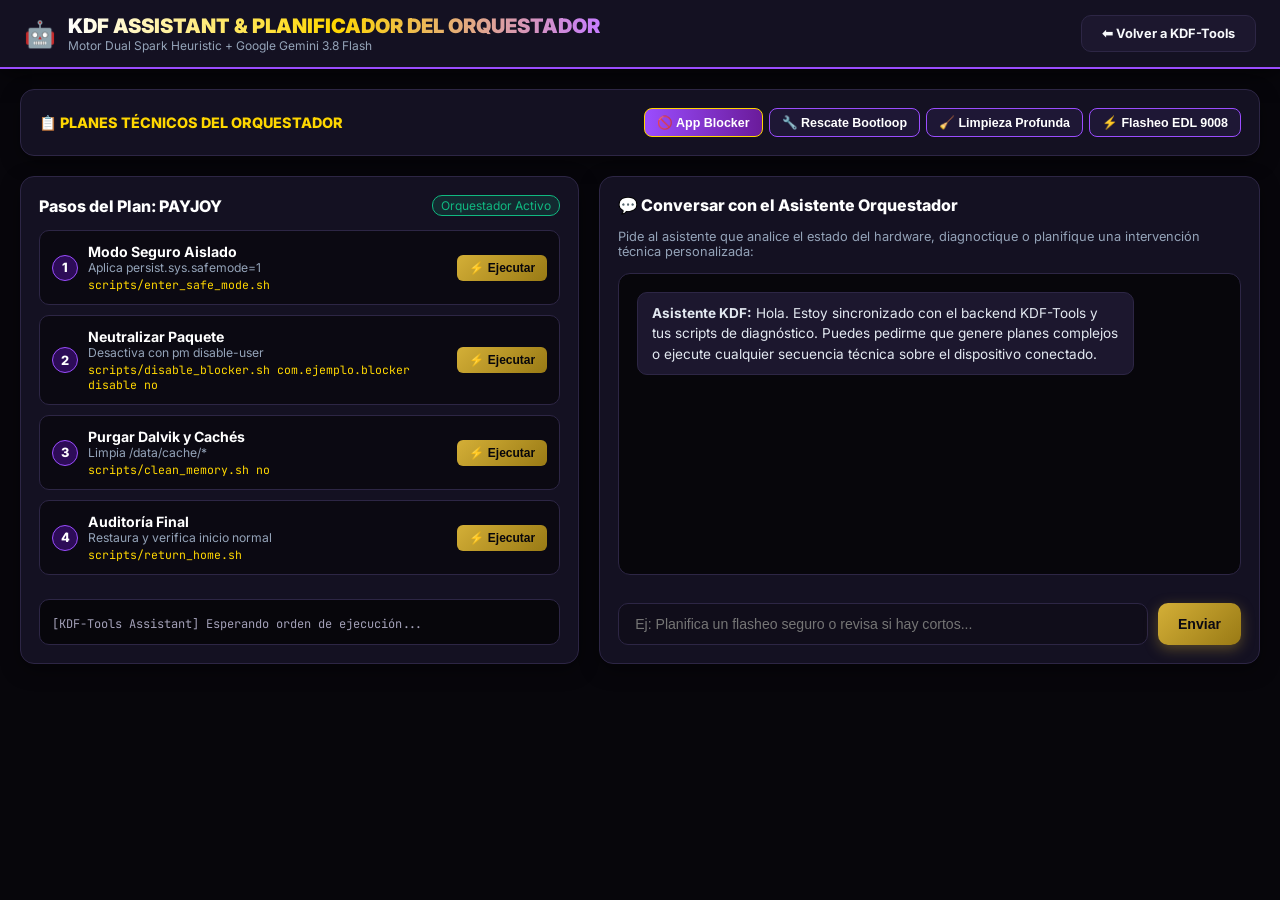
<file: templates/assistant.html>
<!doctype html>
<html lang="es">
<head>
  <meta charset="utf-8">
  <meta name="viewport" content="width=device-width, initial-scale=1.0">
  <title>KDF Assistant & Planificador del Orquestador</title>
  <link rel="icon" type="image/jpeg" href="/static/icons/icon_message.jpg">
  <link rel="stylesheet" href="/static/style.css">
  <script src="https://code.jquery.com/jquery-3.6.0.min.js"></script>
  <style>
    body { background: #07060b; color: #e2e8f0; font-family: 'Inter', sans-serif; margin: 0; min-height: 100vh; display: flex; flex-direction: column; }
    .assistant-container { max-width: 1300px; margin: 0 auto; padding: 20px; width: 100%; display: flex; flex-direction: column; gap: 20px; flex: 1; }
    .top-header { background: #141122; border-bottom: 2px solid #9b4dff; padding: 14px 24px; display: flex; justify-content: space-between; align-items: center; box-shadow: 0 4px 20px rgba(0,0,0,0.6); }
    .brand-group { display: flex; align-items: center; gap: 12px; }
    .brand-title { font-size: 1.25rem; font-weight: 900; background: linear-gradient(90deg, #ffffff, #ffd700, #c77dff); -webkit-background-clip: text; -webkit-text-fill-color: transparent; }
    .planner-board { display: grid; grid-template-columns: 1.1fr 1.3fr; gap: 20px; }
    @media (max-width: 900px) { .planner-board { grid-template-columns: 1fr; } }
    .card-panel { background: #141122; border: 1px solid #2d2645; border-radius: 14px; padding: 18px; box-shadow: 0 6px 20px rgba(0,0,0,0.4); display: flex; flex-direction: column; gap: 14px; }
    .step-item { background: #0b0912; border: 1px solid #2d2645; border-radius: 10px; padding: 12px; display: flex; justify-content: space-between; align-items: center; gap: 10px; transition: border-color 0.2s ease; }
    .step-item:hover { border-color: #ffd700; }
    .step-num { width: 26px; height: 26px; border-radius: 50%; background: #2d0c57; border: 1px solid #9b4dff; color: #ffffff; display: flex; align-items: center; justify-content: center; font-size: 0.8rem; font-weight: 800; flex-shrink: 0; }
    .step-completed .step-num { background: #10b981; border-color: #10b981; }
    .step-info { flex: 1; }
    .step-title { font-size: 0.88rem; font-weight: 700; color: #ffffff; }
    .step-desc { font-size: 0.76rem; color: #94a3b8; }
    .step-cmd { font-size: 0.72rem; font-family: 'JetBrains Mono', monospace; color: #ffd700; margin-top: 2px; }
    .btn-step-run { background: linear-gradient(135deg, #d4af37, #997a15); color: #07060b; border: none; border-radius: 6px; padding: 6px 12px; font-weight: 700; font-size: 0.75rem; cursor: pointer; }
    .btn-step-run:hover { box-shadow: 0 0 10px rgba(212, 175, 55, 0.5); }
    .btn-preset { background: #1e1735; border: 1px solid #9b4dff; color: #ffffff; border-radius: 8px; padding: 6px 12px; font-size: 0.78rem; font-weight: 700; cursor: pointer; }
    .btn-preset.active { background: linear-gradient(90deg, #9b4dff, #6a1b9a); border-color: #ffd700; }
  </style>
</head>
<body>

  <header class="top-header">
    <div class="brand-group">
      <span style="font-size:1.6rem;">🤖</span>
      <div>
        <div class="brand-title">KDF ASSISTANT & PLANIFICADOR DEL ORQUESTADOR</div>
        <div style="font-size:0.75rem; color:#94a3b8;">Motor Dual Spark Heuristic + Google Gemini 3.8 Flash</div>
      </div>
    </div>
    <div>
      <a href="/" class="btn btn-secondary" style="text-decoration:none; font-size:0.8rem;">⬅ Volver a KDF-Tools</a>
    </div>
  </header>

  <main class="assistant-container">

    <!-- SELECTOR DE PLANES TÉCNICOS -->
    <div class="card-panel">
      <div style="display:flex; justify-content:space-between; align-items:center; flex-wrap:wrap; gap:8px;">
        <span style="font-size:0.9rem; font-weight:800; color:#ffd700;">📋 PLANES TÉCNICOS DEL ORQUESTADOR</span>
        <div style="display:flex; gap:6px; flex-wrap:wrap;">
          <button class="btn-preset active" onclick="loadPlan('PAYJOY')">🚫 App Blocker</button>
          <button class="btn-preset" onclick="loadPlan('UNBRICK')">🔧 Rescate Bootloop</button>
          <button class="btn-preset" onclick="loadPlan('MEMORY')">🧹 Limpieza Profunda</button>
          <button class="btn-preset" onclick="loadPlan('EDL')">⚡ Flasheo EDL 9008</button>
        </div>
      </div>
    </div>

    <!-- TABLERO PRINCIPAL: PLANIFICADOR (IZQUIERDA) + CHAT ASISTENTE (DERECHA) -->
    <div class="planner-board">
      
      <!-- COLUMNA IZQUIERDA: LISTA DE PASOS EJECUTABLES -->
      <div class="card-panel">
        <div style="display:flex; justify-content:space-between; align-items:center;">
          <h3 style="font-size:1rem; color:#ffffff; font-weight:800;" id="plan-heading">Pasos del Plan: App Blocker</h3>
          <span style="font-size:0.75rem; background:rgba(16,185,129,0.15); border:1px solid #10b981; color:#10b981; padding:2px 8px; border-radius:10px;">Orquestador Activo</span>
        </div>

        <div style="display:flex; flex-direction:column; gap:10px;" id="steps-container">
          <!-- Renderizado dinámico de pasos -->
        </div>

        <div style="background:#07060b; border:1px solid #2d2645; border-radius:10px; padding:12px; margin-top:10px;">
          <span style="font-size:0.75rem; font-family:'JetBrains Mono', monospace; color:#a3a0b8;" id="step-output">[KDF-Tools Assistant] Esperando orden de ejecución...</span>
        </div>
      </div>

      <!-- COLUMNA DERECHA: CONVERSACIÓN MULTIMODAL CON EL ASISTENTE -->
      <div class="card-panel">
        <h3 style="font-size:1rem; color:#ffffff; font-weight:800;">💬 Conversar con el Asistente Orquestador</h3>
        <p style="font-size:0.8rem; color:#94a3b8; margin:0;">Pide al asistente que analice el estado del hardware, diagnoctique o planifique una intervención técnica personalizada:</p>

        <div class="chat-history" id="assistant-chat-history" style="flex:1; min-height:280px; max-height:360px;">
          <div class="chat-msg bot-msg">
            <strong>Asistente KDF:</strong> Hola. Estoy sincronizado con el backend KDF-Tools y tus scripts de diagnóstico. Puedes pedirme que genere planes complejos o ejecute cualquier secuencia técnica sobre el dispositivo conectado.
          </div>
        </div>

        <div class="chat-input-row">
          <input type="text" id="assistant-chat-input" placeholder="Ej: Planifica un flasheo seguro o revisa si hay cortos...">
          <button class="btn btn-primary" id="btn-assistant-send">Enviar</button>
        </div>
      </div>

    </div>

  </main>

  <script>
    const plansData = {
      PAYJOY: [
        { num: 1, title: 'Modo Seguro Aislado', desc: 'Aplica persist.sys.safemode=1', cmd: 'scripts/enter_safe_mode.sh' },
        { num: 2, title: 'Neutralizar Paquete', desc: 'Desactiva con pm disable-user', cmd: 'scripts/disable_blocker.sh com.ejemplo.blocker disable no' },
        { num: 3, title: 'Purgar Dalvik y Cachés', desc: 'Limpia /data/cache/*', cmd: 'scripts/clean_memory.sh no' },
        { num: 4, title: 'Auditoría Final', desc: 'Restaura y verifica inicio normal', cmd: 'scripts/return_home.sh' }
      ],
      UNBRICK: [
        { num: 1, title: 'Diagnóstico Bajo Nivel', desc: 'Comprueba puertos y slot A/B', cmd: 'scripts/low_level_diagnostic.sh' },
        { num: 2, title: 'Desbloqueo Bootloader', desc: 'fastboot flashing unlock', cmd: 'scripts/unlock_bootloader.sh' },
        { num: 3, title: 'Parche vbmeta AVB 2.0', desc: 'Flashea vbmeta deshabilitado', cmd: 'scripts/unbrick_recovery.sh' },
        { num: 4, title: 'Reinicio Seguro', desc: 'fastboot reboot', cmd: 'scripts/return_home.sh' }
      ],
      MEMORY: [
        { num: 1, title: 'Diagnóstico de RAM', desc: 'Inspecciona memoria libre y swap', cmd: 'scripts/clean_memory.sh no' },
        { num: 2, title: 'Purga de Caché del Sistema', desc: 'rm -rf /data/cache/*', cmd: 'scripts/clean_memory.sh no' },
        { num: 3, title: 'Optimización de Nodos', desc: 'Sincroniza y corre fstrim', cmd: 'scripts/clean_memory.sh no' }
      ],
      EDL: [
        { num: 1, title: 'Detección Puerto 9008', desc: 'Verifica test-point Qualcomm', cmd: 'scripts/low_level_diagnostic.sh' },
        { num: 2, title: 'Flasheo Sahara / Firehose', desc: 'Escribe bootloader y radio en UFS', cmd: 'scripts/edl_flasher.sh bootloader.img radio.img prog_firehose_ddr.elf' },
        { num: 3, title: 'Reset SoC Qualcomm', desc: 'edl.py reset', cmd: 'scripts/return_home.sh' }
      ]
    };

    function loadPlan(type) {
      $('.btn-preset').removeClass('active');
      $(`button[onclick="loadPlan('${type}')"]`).addClass('active');

      const steps = plansData[type] || plansData.PAYJOY;
      $('#plan-heading').text(`Pasos del Plan: ${type}`);
      const container = $('#steps-container').empty();

      steps.forEach((step, idx) => {
        const item = $(`
          <div class="step-item" id="step-${idx}">
            <div class="step-num">${step.num}</div>
            <div class="step-info">
              <div class="step-title">${step.title}</div>
              <div class="step-desc">${step.desc}</div>
              <div class="step-cmd">${step.cmd}</div>
            </div>
            <button class="btn-step-run" onclick="executePlanStep('${step.cmd}', ${idx})">⚡ Ejecutar</button>
          </div>
        `);
        container.append(item);
      });
    }

    function executePlanStep(cmd, idx) {
      $('#step-output').text(`[EJECUTANDO EN EL ORQUESTADOR]: ${cmd}...`);
      
      // Mapear comando a API execute
      let opId = 'mode_safe';
      if (cmd.includes('disable_blocker')) opId = 'app_blocker';
      else if (cmd.includes('clean_memory')) opId = 'mem_cleaner';
      else if (cmd.includes('unlock_bootloader')) opId = 'bootloader_unlock';
      else if (cmd.includes('edl_flasher')) opId = 'edl_flasher';
      else if (cmd.includes('unbrick')) opId = 'unbrick_bootloop';
      else if (cmd.includes('return_home')) opId = 'return_home';

      $.ajax({
        url: '/api/execute',
        method: 'POST',
        contentType: 'application/json',
        data: JSON.stringify({ operation_id: opId }),
        success: function(resp) {
          $('#step-output').text(resp.output || '[OK] Paso finalizado con éxito.');
          $(`#step-${idx}`).addClass('step-completed');
          $(`#step-${idx} .step-num`).html('✓');
        },
        error: function(xhr) {
          $('#step-output').text(`[Error]: ${xhr.statusText}`);
        }
      });
    }

    function sendAssistantChat() {
      const text = $('#assistant-chat-input').val().trim();
      if (!text) return;
      $('#assistant-chat-input').val('');

      const history = $('#assistant-chat-history');
      history.append(`<div class="chat-msg user-msg"><strong>Tú:</strong> ${text}</div>`);
      history.scrollTop(history[0].scrollHeight);

      history.append(`<div class="chat-msg bot-msg typing"><em>Asistente consultando con el Orquestador...</em></div>`);
      history.scrollTop(history[0].scrollHeight);

      $.ajax({
        url: '/api/chat',
        method: 'POST',
        contentType: 'application/json',
        data: JSON.stringify({ message: text, engine: 'spark' }),
        success: function(resp) {
          $('.typing').remove();
          history.append(`<div class="chat-msg bot-msg"><strong>Asistente KDF [${resp.source}]:</strong><br>${resp.reply.replace(/\n/g, '<br>')}</div>`);
          history.scrollTop(history[0].scrollHeight);
        },
        error: function() {
          $('.typing').remove();
          history.append(`<div class="chat-msg bot-msg">[Error de respuesta del orquestador]</div>`);
        }
      });
    }

    $('#btn-assistant-send').on('click', sendAssistantChat);
    $('#assistant-chat-input').on('keypress', function(e) { if (e.which === 13) sendAssistantChat(); });

    $(document).ready(function() {
      loadPlan('PAYJOY');
    });
  </script>
</body>
</html>
</file>
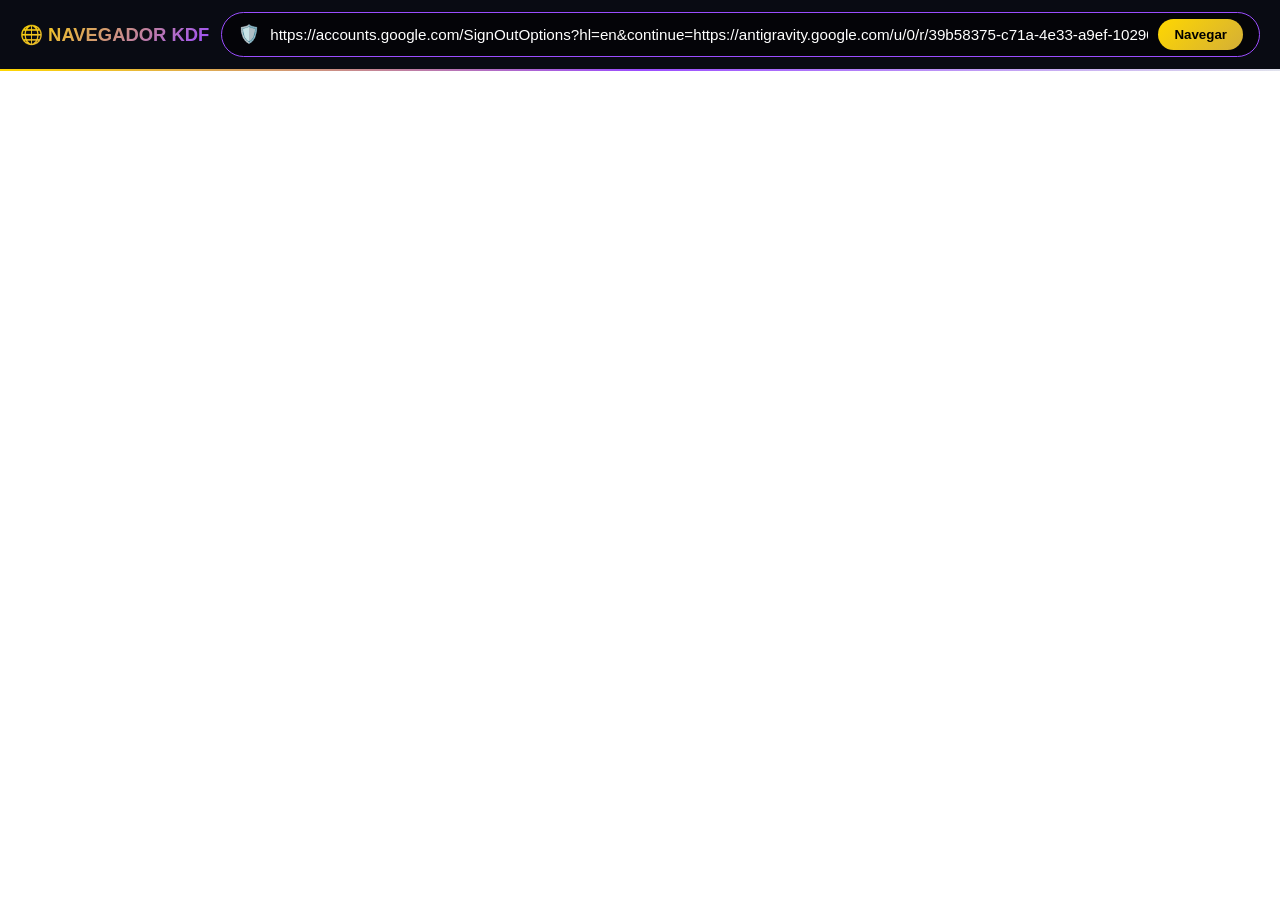
<file: templates/browser.html>
<!DOCTYPE html>
<html lang="es">
<head>
  <meta charset="UTF-8">
  <meta name="viewport" content="width=device-width, initial-scale=1.0">
  <title>Navegador KDF · Escudo Anti-Tracking & Sanitizador</title>
  <style>
    :root {
      --bg: #050608;
      --card-bg: rgba(14, 16, 26, 0.94);
      --gold: #ffd700;
      --gold-dark: #d4af37;
      --silver: #e0e2ec;
      --purple: #9b4dff;
      --danger: #ff3366;
      --success: #00ff88;
    }
    * { box-sizing: border-box; margin: 0; padding: 0; font-family: -apple-system, BlinkMacSystemFont, "Segoe UI", Roboto, sans-serif; }
    body {
      background: var(--bg);
      color: #fff;
      display: flex;
      flex-direction: column;
      height: 100vh;
      overflow: hidden;
    }
    header {
      background: rgba(10, 12, 20, 0.98);
      padding: 12px 20px;
      display: flex;
      align-items: center;
      gap: 12px;
      border-bottom: 2px solid;
      border-image: linear-gradient(90deg, var(--gold) 0%, var(--purple) 50%, var(--silver) 100%) 1;
    }
    .brand {
      font-weight: 800;
      background: linear-gradient(135deg, var(--gold), var(--purple));
      -webkit-background-clip: text;
      -webkit-text-fill-color: transparent;
      font-size: 1.15rem;
      white-space: nowrap;
    }
    .url-bar-container {
      flex: 1;
      display: flex;
      align-items: center;
      background: rgba(0,0,0,0.6);
      border: 1px solid var(--purple);
      border-radius: 24px;
      padding: 6px 16px;
      gap: 10px;
      transition: all 0.3s;
    }
    .url-bar-container:focus-within {
      border-color: var(--gold);
      box-shadow: 0 0 15px rgba(255, 215, 0, 0.35);
    }
    .shield-icon {
      font-size: 1.1rem;
      cursor: pointer;
    }
    input#url-input {
      flex: 1;
      background: transparent;
      border: none;
      color: #fff;
      font-size: 0.95rem;
      outline: none;
    }
    button.btn-go {
      background: linear-gradient(135deg, var(--gold), var(--gold-dark));
      border: none;
      color: #000;
      font-weight: 700;
      padding: 8px 16px;
      border-radius: 18px;
      cursor: pointer;
    }
    .alert-banner {
      display: none;
      background: rgba(255, 51, 102, 0.15);
      border-bottom: 1px solid var(--danger);
      padding: 10px 20px;
      font-size: 0.88rem;
      color: #ffccd5;
      justify-content: space-between;
      align-items: center;
    }
    .alert-banner.active { display: flex; }
    .alert-banner strong { color: var(--danger); }
    .browser-view {
      flex: 1;
      width: 100%;
      border: none;
      background: #fff;
    }
  </style>
</head>
<body>
  <header>
    <div class="brand">🌐 NAVEGADOR KDF</div>
    <div class="url-bar-container">
      <span class="shield-icon" id="shield-status" title="Escudo Anti-Rastreo Activo">🛡️</span>
      <input type="text" id="url-input" placeholder="Escribe una URL o busca..." value="https://accounts.google.com/SignOutOptions?hl=en&continue=https://antigravity.google.com/u/0/r/39b58375-c71a-4e33-a9ef-10290d25fef3-v2&ec=GBRAgQY">
      <button class="btn-go" onclick="navigate()">Navegar</button>
    </div>
  </header>

  <div class="alert-banner" id="alert-banner">
    <div id="alert-text">⚠️ <strong>ALERTA DE SEGURIDAD KDF:</strong> URL inflada con tokens de rastreo detectada. Sanitizada automáticamente a la versión oficial limpia.</div>
    <button onclick="document.getElementById('alert-banner').classList.remove('active')" style="background:none; border:none; color:#fff; cursor:pointer;">✖</button>
  </div>

  <iframe class="browser-view" id="web-frame" src="about:blank"></iframe>

  <script>
    function navigate() {
      const inp = document.getElementById('url-input');
      let target = inp.value.trim();
      if (!target.startsWith('http://') && !target.startsWith('https://')) {
        target = 'https://' + target;
      }

      // Enviar al motor sanitizador local de KDF
      fetch('/api/browser/sanitize', {
        method: 'POST',
        headers: { 'Content-Type': 'application/json' },
        body: JSON.stringify({ url: target })
      })
      .then(r => r.json())
      .then(data => {
        if (data.is_suspicious) {
          const banner = document.getElementById('alert-banner');
          banner.classList.add('active');
          document.getElementById('shield-status').innerText = '🚨';
          inp.value = data.purified_url;
          document.getElementById('web-frame').src = data.purified_url;
        } else {
          document.getElementById('alert-banner').classList.remove('active');
          document.getElementById('shield-status').innerText = '🛡️';
          inp.value = data.purified_url;
          document.getElementById('web-frame').src = data.purified_url;
        }
      })
      .catch(() => {
        document.getElementById('web-frame').src = target;
      });
    }
  </script>
</body>
</html>
</file>
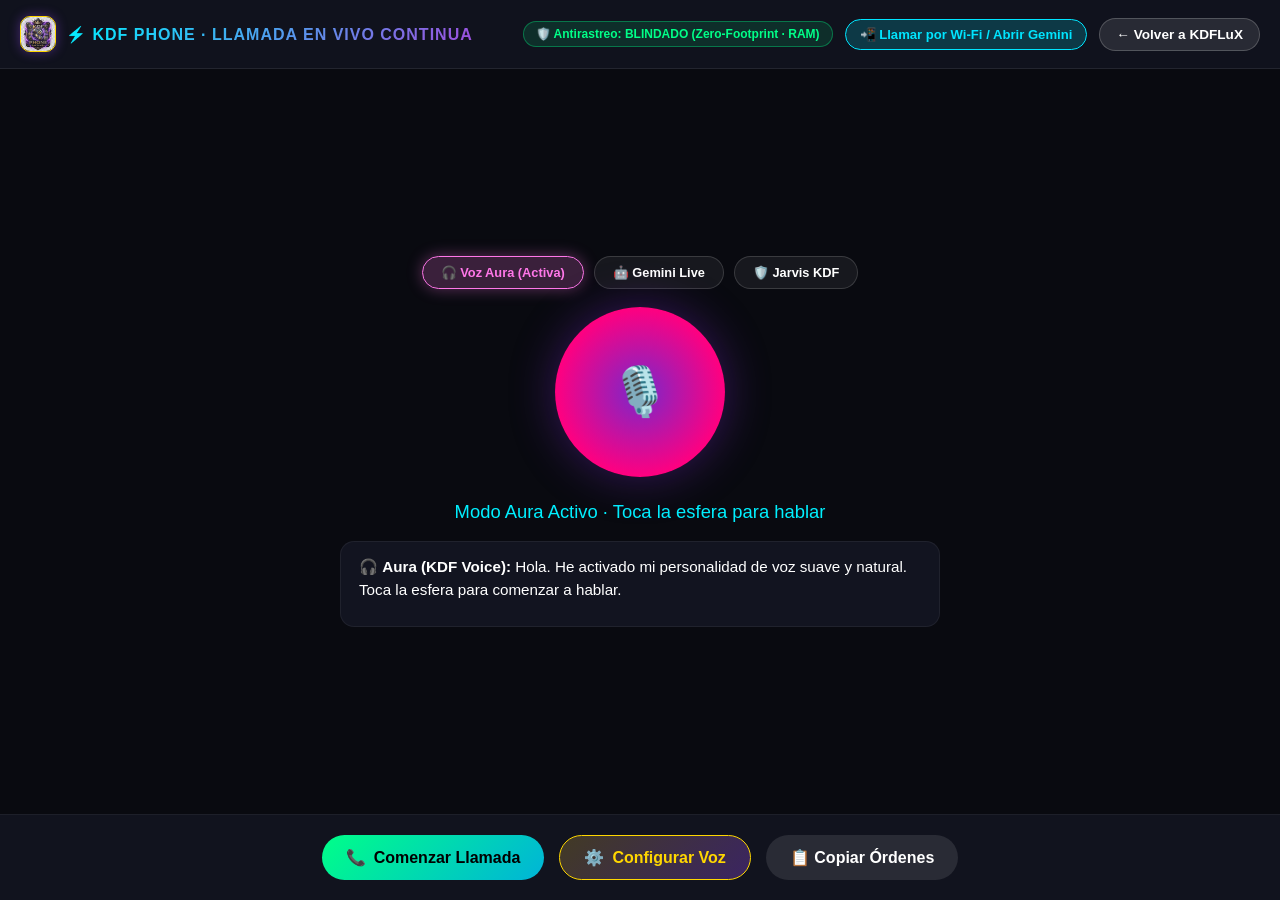
<file: templates/call.html>
<!DOCTYPE html>
<html lang="es">
<head>
  <meta charset="UTF-8">
  <meta name="viewport" content="width=device-width, initial-scale=1.0">
  <title>KDF Voice Live Console · Asistente en Llamada</title>
  <style>
    :root {
      --bg: #090a10;
      --card: #121420;
      --neon-cyan: #00f0ff;
      --neon-purple: #9d4edd;
      --neon-green: #00ff88;
      --text: #ffffff;
      --text-dim: #9aa0a6;
    }
    * { box-sizing: border-box; margin: 0; padding: 0; font-family: -apple-system, BlinkMacSystemFont, "Segoe UI", Roboto, sans-serif; }
    body {
      background: var(--bg);
      color: var(--text);
      display: flex;
      flex-direction: column;
      height: 100vh;
      overflow: hidden;
    }
    header {
      padding: 16px 20px;
      display: flex;
      justify-content: space-between;
      align-items: center;
      background: rgba(18, 20, 32, 0.85);
      backdrop-filter: blur(12px);
      border-bottom: 1px solid rgba(255,255,255,0.08);
    }
    .brand {
      display: flex;
      align-items: center;
      gap: 10px;
      font-weight: 700;
      letter-spacing: 1px;
    }
    .brand span {
      background: linear-gradient(135deg, var(--neon-cyan), var(--neon-purple));
      -webkit-background-clip: text;
      -webkit-text-fill-color: transparent;
    }
    .orb-container {
      flex: 1;
      display: flex;
      flex-direction: column;
      align-items: center;
      justify-content: center;
      position: relative;
    }
    .orb {
      width: 170px;
      height: 170px;
      border-radius: 50%;
      background: radial-gradient(circle, #7928ca 0%, #ff0080 70%, #000 100%);
      box-shadow: 0 0 45px rgba(121, 40, 202, 0.4);
      position: relative;
      cursor: pointer;
      transition: all 0.4s ease;
      display: flex;
      align-items: center;
      justify-content: center;
      font-size: 48px;
    }
    .orb.active {
      transform: scale(1.1);
      background: radial-gradient(circle, #00ff88 0%, #00b4d8 70%, #090a10 100%);
      box-shadow: 0 0 65px rgba(0, 255, 136, 0.8);
      animation: pulse 1.8s infinite alternate;
    }
    .orb.speaking {
      background: radial-gradient(circle, #ff007f 0%, #7928ca 70%, #000 100%);
      box-shadow: 0 0 75px rgba(255, 0, 127, 0.9);
      animation: speakPulse 0.9s infinite alternate;
    }
    @keyframes pulse {
      0% { transform: scale(1.05); box-shadow: 0 0 40px rgba(0,255,136,0.6); }
      100% { transform: scale(1.18); box-shadow: 0 0 85px rgba(0,180,216,0.9); }
    }
    @keyframes speakPulse {
      0% { transform: scale(1.08); }
      100% { transform: scale(1.24); }
    }
    .status-text {
      margin-top: 24px;
      font-size: 1.15rem;
      font-weight: 500;
      color: var(--neon-cyan);
    }
    .transcript-box {
      width: 90%;
      max-width: 600px;
      max-height: 190px;
      background: var(--card);
      border: 1px solid rgba(255,255,255,0.06);
      border-radius: 14px;
      padding: 14px 18px;
      margin-top: 18px;
      overflow-y: auto;
      font-size: 0.95rem;
      line-height: 1.5;
    }
    .chat-bubble-u { color: #00ff88; margin-bottom: 6px; }
    .chat-bubble-ai { color: #ffffff; margin-bottom: 10px; }
    .footer-ctrls {
      padding: 20px;
      display: flex;
      justify-content: center;
      gap: 15px;
      background: rgba(18, 20, 32, 0.9);
      border-top: 1px solid rgba(255,255,255,0.05);
      flex-wrap: wrap;
    }
    .btn {
      padding: 12px 24px;
      border-radius: 30px;
      font-size: 1rem;
      font-weight: 600;
      border: none;
      cursor: pointer;
      display: flex;
      align-items: center;
      gap: 8px;
      transition: all 0.2s;
    }
    .btn-call {
      background: linear-gradient(135deg, #00ff88, #00b4d8);
      color: #000;
    }
    .btn-hangup {
      background: #e63946;
      color: #fff;
    }
    .btn-copy {
      background: rgba(255,255,255,0.1);
      color: #fff;
    }
    .btn-settings {
      background: linear-gradient(135deg, rgba(212, 175, 55, 0.25), rgba(155, 77, 255, 0.3));
      border: 1px solid #ffd700;
      color: #ffd700;
    }
    .btn-settings:hover {
      background: linear-gradient(135deg, rgba(212, 175, 55, 0.4), rgba(155, 77, 255, 0.5));
    }

    /* MODAL DE CONFIGURACIÓN DE VOZ */
    .v-modal-overlay {
      display: none;
      position: fixed;
      top: 0;
      left: 0;
      width: 100vw;
      height: 100vh;
      background: rgba(4, 5, 10, 0.85);
      backdrop-filter: blur(14px);
      z-index: 9999;
      justify-content: center;
      align-items: center;
      padding: 16px;
    }
    .v-modal {
      background: #111422;
      border: 1.5px solid #ffd700;
      border-radius: 18px;
      width: 100%;
      max-width: 480px;
      padding: 24px;
      box-shadow: 0 10px 40px rgba(0,0,0,0.9), 0 0 25px rgba(155,77,255,0.4);
      color: #fff;
    }
    .v-modal-header {
      display: flex;
      justify-content: space-between;
      align-items: center;
      margin-bottom: 18px;
      border-bottom: 1px solid rgba(255,255,255,0.1);
      padding-bottom: 10px;
    }
    .v-modal-header h3 {
      color: #ffd700;
      font-size: 1.2rem;
      display: flex;
      align-items: center;
      gap: 8px;
    }
    .v-modal-close {
      background: transparent;
      border: none;
      color: #cbd5e1;
      font-size: 1.4rem;
      cursor: pointer;
    }
    .v-field {
      margin-bottom: 16px;
    }
    .v-field label {
      display: flex;
      justify-content: space-between;
      font-size: 0.88rem;
      color: #cbd5e1;
      margin-bottom: 6px;
    }
    .v-field select, .v-field input[type="range"] {
      width: 100%;
    }
    .v-select {
      background: #090a12;
      border: 1px solid rgba(155, 77, 255, 0.4);
      color: #fff;
      padding: 10px 12px;
      border-radius: 8px;
      font-size: 0.9rem;
      outline: none;
    }
    .v-presets-row {
      display: grid;
      grid-template-columns: 1fr 1fr;
      gap: 8px;
      margin-bottom: 16px;
    }
    .v-preset-btn {
      background: rgba(255,255,255,0.06);
      border: 1px solid rgba(255,255,255,0.15);
      color: #fff;
      padding: 8px 10px;
      border-radius: 8px;
      font-size: 0.8rem;
      cursor: pointer;
      transition: all 0.2s;
      text-align: left;
    }
    .v-preset-btn:hover, .v-preset-btn.active {
      background: linear-gradient(135deg, rgba(212,175,55,0.25), rgba(155,77,255,0.3));
      border-color: #ffd700;
      color: #ffd700;
    }
    .v-modal-footer {
      display: flex;
      justify-content: flex-end;
      gap: 10px;
      margin-top: 20px;
      border-top: 1px solid rgba(255,255,255,0.1);
      padding-top: 14px;
    }
    .sound-bars-container {
      display: flex;
      align-items: center;
      gap: 4px;
      height: 24px;
      margin-top: 10px;
    }
    .sound-bar {
      width: 4px;
      height: 6px;
      background: #ffd700;
      border-radius: 2px;
      transition: height 0.08s ease;
    }
  </style>
</head>
<body>
  <header>
    <div class="brand">
      <img src="/static/icons/icon_phone.jpg" alt="KDF Phone" style="width: 36px; height: 36px; border-radius: 10px; border: 1.5px solid #ffd700; box-shadow: 0 0 12px rgba(155,77,255,0.4); object-fit: cover;">
      <span>⚡ KDF PHONE · LLAMADA EN VIVO CONTINUA</span>
    </div>
    <div style="display:flex; align-items:center; gap:12px;">
      <div style="display:flex; align-items:center; gap:6px; font-size:0.75rem; color:#00ff88; background:rgba(0,255,136,0.12); border:1px solid rgba(0,255,136,0.35); padding:5px 12px; border-radius:14px; font-weight:700;">
        🛡️ Antirastreo: BLINDADO (Zero-Footprint · RAM)
      </div>
      <button onclick="triggerWifiCall()" class="btn" style="background:rgba(0,229,255,0.18); border:1.5px solid #00e5ff; color:#00e5ff; padding:7px 14px; font-size:0.82rem; font-weight:700;" title="Disparar llamada directa por Wi-Fi y abrir app oficial Gemini">
        📲 Llamar por Wi-Fi / Abrir Gemini
      </button>
      <a href="/" class="btn btn-copy" style="text-decoration:none; padding:8px 16px; font-size:0.85rem; border:1px solid rgba(255,255,255,0.2);">← Volver a KDFLuX</a>
    </div>
  </header>

  <main class="orb-container">
    <div style="display:flex; gap:10px; margin-bottom:18px; flex-wrap:wrap; justify-content:center;">
      <button type="button" class="v-preset-btn active" id="btn-quick-aura" onclick="applyVoicePreset('aura', this); testVoiceSettings();" style="padding:8px 18px; border-radius:20px; font-weight:800; border-color:#ff77e9; color:#ff77e9; background:rgba(255,119,233,0.2); box-shadow:0 0 15px rgba(255,119,233,0.35); cursor:pointer;">
        🎧 Voz Aura (Activa)
      </button>
      <button type="button" class="v-preset-btn" id="btn-quick-gemini" onclick="applyVoicePreset('gemini', this); testVoiceSettings();" style="padding:8px 18px; border-radius:20px; font-weight:700; cursor:pointer;">
        🤖 Gemini Live
      </button>
      <button type="button" class="v-preset-btn" id="btn-quick-jarvis" onclick="applyVoicePreset('jarvis', this); testVoiceSettings();" style="padding:8px 18px; border-radius:20px; font-weight:700; cursor:pointer;">
        🛡️ Jarvis KDF
      </button>
    </div>

    <div class="orb" id="voice-orb" onclick="toggleCall()">
      <span id="orb-emoji">🎙️</span>
    </div>
    <div class="status-text" id="status-label">Modo Aura Activo · Toca la esfera para hablar</div>

    <div class="transcript-box" id="transcript-feed">
      <div class="chat-bubble-ai">🎧 <strong>Aura (KDF Voice):</strong> Hola. He activado mi personalidad de voz suave y natural. Toca la esfera para comenzar a hablar.</div>
    </div>
  </main>

  <footer class="footer-ctrls">
    <button class="btn btn-call" id="btn-toggle" onclick="toggleCall()">
      <span>📞</span> <span id="btn-text">Comenzar Llamada</span>
    </button>
    <button class="btn btn-settings" onclick="openVoiceSettingsModal()" title="Configuración de Voz, Tono y Personalidad">
      <span>⚙️</span> <span>Configurar Voz</span>
    </button>
    <button class="btn btn-copy" onclick="copyInstructions()" title="Copiar historial de órdenes">
      📋 Copiar Órdenes
    </button>
  </footer>

  <!-- MODAL DE CONFIGURACIÓN DE VOZ AVANZADA -->
  <div class="v-modal-overlay" id="voice-settings-modal" onclick="if(event.target===this) closeVoiceSettingsModal()">
    <div class="v-modal">
      <div class="v-modal-header">
        <h3>⚙️ Configuración de Voz & Tono</h3>
        <button class="v-modal-close" onclick="closeVoiceSettingsModal()">&times;</button>
      </div>

      <!-- Presets de Personalidad -->
      <div class="v-field">
        <label><span>Personalidad / Estilo de Voz:</span></label>
        <div class="v-presets-row">
          <button type="button" class="v-preset-btn active" id="preset-aura" onclick="applyVoicePreset('aura', this)">🎧 Aura Suave</button>
          <button type="button" class="v-preset-btn" id="preset-gemini" onclick="applyVoicePreset('gemini', this)">🤖 Gemini Live</button>
          <button type="button" class="v-preset-btn" id="preset-jarvis" onclick="applyVoicePreset('jarvis', this)">🛡️ Jarvis KDF</button>
          <button type="button" class="v-preset-btn" id="preset-spark" onclick="applyVoicePreset('spark', this)">⚡ Spark Ultra</button>
        </div>
      </div>

      <!-- Selector de Voz del Sistema -->
      <div class="v-field">
        <label for="v-select-voice"><span>Voz Instalada en Dispositivo:</span></label>
        <select id="v-select-voice" class="v-select" onchange="onVoiceSelected()"></select>
      </div>

      <!-- Control de Tono (Pitch) -->
      <div class="v-field">
        <label for="v-range-pitch">
          <span>Tono (Grave <-> Agudo):</span>
          <strong id="v-val-pitch" style="color:#ffd700;">1.05</strong>
        </label>
        <input type="range" id="v-range-pitch" min="0.5" max="1.6" step="0.05" value="1.05" oninput="updatePitchVal(this.value)">
      </div>

      <!-- Control de Velocidad (Rate) -->
      <div class="v-field">
        <label for="v-range-rate">
          <span>Velocidad de Respuesta:</span>
          <strong id="v-val-rate" style="color:#00e5ff;">1.10x</strong>
        </label>
        <input type="range" id="v-range-rate" min="0.7" max="1.6" step="0.05" value="1.10" oninput="updateRateVal(this.value)">
      </div>

      <!-- Interrupción Natural (Barge-In) -->
      <div class="v-field">
        <label style="display:flex; align-items:center; gap:8px; cursor:pointer;">
          <input type="checkbox" id="v-check-bargein" checked style="accent-color:#ffd700; width:18px; height:18px;">
          <span>Interrupción Rápida (Barge-In): Corta la voz de la IA al hablar o tocar la esfera</span>
        </label>
      </div>

      <div class="v-modal-footer">
        <button type="button" class="btn btn-copy" onclick="testVoiceSettings()">🔊 Probar Voz</button>
        <button type="button" class="btn btn-call" onclick="saveVoiceSettings()">💾 Guardar Ajustes</button>
      </div>
    </div>
  </div>

  <script>
    let inCall = false;
    let recognition = null;
    let isSpeaking = false;
    let speechHistory = [];
    let audioCtx = null;
    let analyser = null;
    let animId = null;

    // Configuración de Voz (Aura por defecto)
    let voiceConfig = {
      preset: 'aura',
      pitch: 1.15,
      rate: 1.02,
      voiceURI: '',
      bargeIn: true
    };

    const orb = document.getElementById('voice-orb');
    const orbEmoji = document.getElementById('orb-emoji');
    const statusLabel = document.getElementById('status-label');
    const btnToggle = document.getElementById('btn-toggle');
    const btnText = document.getElementById('btn-text');
    const feed = document.getElementById('transcript-feed');

    // Cargar ajustes guardados
    function loadSavedVoiceConfig() {
      try {
        const saved = localStorage.getItem('kdf_voice_config');
        if (saved) {
          voiceConfig = Object.assign(voiceConfig, JSON.parse(saved));
        }
      } catch (e) {}
      applyConfigToUI();
    }

    function applyConfigToUI() {
      document.getElementById('v-range-pitch').value = voiceConfig.pitch;
      document.getElementById('v-val-pitch').innerText = Number(voiceConfig.pitch).toFixed(2);
      document.getElementById('v-range-rate').value = voiceConfig.rate;
      document.getElementById('v-val-rate').innerText = Number(voiceConfig.rate).toFixed(2) + 'x';
      document.getElementById('v-check-bargein').checked = voiceConfig.bargeIn !== false;

      document.querySelectorAll('.v-preset-btn').forEach(b => b.classList.remove('active'));
      const activeBtn = document.getElementById('preset-' + voiceConfig.preset);
      if (activeBtn) activeBtn.classList.add('active');
      const quickBtn = document.getElementById('btn-quick-' + voiceConfig.preset);
      if (quickBtn) quickBtn.classList.add('active');
    }

    function updatePitchVal(val) {
      voiceConfig.pitch = parseFloat(val);
      document.getElementById('v-val-pitch').innerText = Number(val).toFixed(2);
      voiceConfig.preset = 'custom';
      document.querySelectorAll('.v-preset-btn').forEach(b => b.classList.remove('active'));
    }

    function updateRateVal(val) {
      voiceConfig.rate = parseFloat(val);
      document.getElementById('v-val-rate').innerText = Number(val).toFixed(2) + 'x';
      voiceConfig.preset = 'custom';
      document.querySelectorAll('.v-preset-btn').forEach(b => b.classList.remove('active'));
    }

    function applyVoicePreset(preset, el) {
      voiceConfig.preset = preset;
      document.querySelectorAll('.v-preset-btn').forEach(b => b.classList.remove('active'));
      if (el) el.classList.add('active');
      const quickBtn = document.getElementById('btn-quick-' + preset);
      if (quickBtn) quickBtn.classList.add('active');

      const voices = window.speechSynthesis.getVoices();
      if (preset === 'aura') {
        voiceConfig.pitch = 1.15;
        voiceConfig.rate = 1.02;
        const femVoice = voices.find(v => v.lang.startsWith('es') && (
          v.name.toLowerCase().includes('female') ||
          v.name.toLowerCase().includes('paulina') ||
          v.name.toLowerCase().includes('monica') ||
          v.name.toLowerCase().includes('helena') ||
          v.name.toLowerCase().includes('sabina') ||
          v.name.toLowerCase().includes('natural')
        )) || voices.find(v => v.lang.startsWith('es-MX')) || voices.find(v => v.lang.startsWith('es'));
        if (femVoice) voiceConfig.voiceURI = femVoice.voiceURI;
      } else if (preset === 'gemini') {
        voiceConfig.pitch = 1.05;
        voiceConfig.rate = 1.10;
        const gemVoice = voices.find(v => v.lang.startsWith('es-MX')) || voices.find(v => v.lang.startsWith('es'));
        if (gemVoice) voiceConfig.voiceURI = gemVoice.voiceURI;
      } else if (preset === 'jarvis') {
        voiceConfig.pitch = 0.82;
        voiceConfig.rate = 0.98;
        const maleVoice = voices.find(v => v.lang.startsWith('es') && (
          v.name.toLowerCase().includes('male') ||
          v.name.toLowerCase().includes('jorge') ||
          v.name.toLowerCase().includes('diego') ||
          v.name.toLowerCase().includes('carlos')
        )) || voices.find(v => v.lang.startsWith('es'));
        if (maleVoice) voiceConfig.voiceURI = maleVoice.voiceURI;
      } else if (preset === 'spark') {
        voiceConfig.pitch = 1.20;
        voiceConfig.rate = 1.25;
      }
      applyConfigToUI();
      localStorage.setItem('kdf_voice_config', JSON.stringify(voiceConfig));
    }

    function openVoiceSettingsModal() {
      populateVoiceList();
      applyConfigToUI();
      document.getElementById('voice-settings-modal').style.display = 'flex';
    }

    function closeVoiceSettingsModal() {
      document.getElementById('voice-settings-modal').style.display = 'none';
      if (window.speechSynthesis) window.speechSynthesis.cancel();
    }

    function saveVoiceSettings() {
      voiceConfig.bargeIn = document.getElementById('v-check-bargein').checked;
      const select = document.getElementById('v-select-voice');
      if (select && select.value) {
        voiceConfig.voiceURI = select.value;
      }
      localStorage.setItem('kdf_voice_config', JSON.stringify(voiceConfig));
      closeVoiceSettingsModal();
      appendFeed('ai', '⚙️ Ajustes de voz guardados. Personalidad: ' + voiceConfig.preset.toUpperCase() + ' (Tono: ' + voiceConfig.pitch + ', Velocidad: ' + voiceConfig.rate + 'x)');
    }

    function onVoiceSelected() {
      const select = document.getElementById('v-select-voice');
      if (select && select.value) {
        voiceConfig.voiceURI = select.value;
      }
    }

    function populateVoiceList() {
      const select = document.getElementById('v-select-voice');
      if (!select || !('speechSynthesis' in window)) return;
      select.innerHTML = '';

      const voices = window.speechSynthesis.getVoices();
      if (!voices || voices.length === 0) {
        select.innerHTML = '<option value="">(Cargando voces del sistema...)</option>';
        return;
      }

      // Priorizar voces en español
      let esVoices = voices.filter(v => v.lang.startsWith('es'));
      let otherVoices = voices.filter(v => !v.lang.startsWith('es'));
      let allSorted = esVoices.concat(otherVoices);

      allSorted.forEach(v => {
        const opt = document.createElement('option');
        opt.value = v.voiceURI;
        opt.innerText = `${v.name} (${v.lang})${v.default ? ' · Predeterminada' : ''}`;
        if (voiceConfig.voiceURI === v.voiceURI || (!voiceConfig.voiceURI && v.lang.startsWith('es-MX'))) {
          opt.selected = true;
        }
        select.appendChild(opt);
      });
    }

    if ('speechSynthesis' in window) {
      window.speechSynthesis.onvoiceschanged = populateVoiceList;
    }

    function testVoiceSettings() {
      window.speechSynthesis.cancel();
      let testText = "Hola, soy Aura. Ya tengo activa mi voz suave y natural bajo el protocolo antirastreo. ¿Cómo me escuchas?";
      if (voiceConfig.preset === 'jarvis') {
        testText = "Jarvis en línea. Protocolos de seguridad activos. ¿Cuáles son sus órdenes?";
      } else if (voiceConfig.preset === 'gemini') {
        testText = "Gemini Live conectado. Estoy listo para asistirte en tiempo real.";
      }
      const utter = new SpeechSynthesisUtterance(testText);
      utter.pitch = voiceConfig.pitch;
      utter.rate = voiceConfig.rate;

      const voices = window.speechSynthesis.getVoices();
      const voice = (voiceConfig.voiceURI ? voices.find(v => v.voiceURI === voiceConfig.voiceURI) : null) ||
                    voices.find(v => v.lang.startsWith('es') && (v.name.toLowerCase().includes('female') || v.name.toLowerCase().includes('paulina') || v.name.toLowerCase().includes('helena') || v.name.toLowerCase().includes('natural'))) ||
                    voices.find(v => v.lang.startsWith('es-MX')) ||
                    voices.find(v => v.lang.startsWith('es'));
      if (voice) utter.voice = voice;

      window.speechSynthesis.speak(utter);
    }

    function appendFeed(role, text) {
      const div = document.createElement('div');
      div.className = role === 'user' ? 'chat-bubble-u' : 'chat-bubble-ai';
      div.innerHTML = (role === 'user' ? '🗣️ <strong>Tú:</strong> ' : '🤖 <strong>KDF:</strong> ') + text;
      feed.appendChild(div);
      feed.scrollTop = feed.scrollHeight;
      speechHistory.push(`${role.toUpperCase()}: ${text}`);
    }

    function speak(text) {
      if (!('speechSynthesis' in window)) {
        if (inCall) setTimeout(resumeListening, 400);
        return;
      }
      window.speechSynthesis.cancel();
      isSpeaking = true;
      orb.className = 'orb speaking';
      orbEmoji.innerText = '🔊';
      statusLabel.innerText = 'KDF Hablando...';

      const utter = new SpeechSynthesisUtterance(text.replace(/[*#`_~]/g, ''));
      utter.pitch = voiceConfig.pitch;
      utter.rate = voiceConfig.rate;

      const voices = window.speechSynthesis.getVoices();
      let voice = voiceConfig.voiceURI ? voices.find(v => v.voiceURI === voiceConfig.voiceURI) : null;
      if (!voice) {
        if (voiceConfig.preset === 'aura') {
          voice = voices.find(v => v.lang.startsWith('es') && (
            v.name.toLowerCase().includes('female') ||
            v.name.toLowerCase().includes('paulina') ||
            v.name.toLowerCase().includes('monica') ||
            v.name.toLowerCase().includes('helena') ||
            v.name.toLowerCase().includes('sabina') ||
            v.name.toLowerCase().includes('natural')
          )) || voices.find(v => v.lang.startsWith('es-MX')) || voices.find(v => v.lang.startsWith('es'));
        } else if (voiceConfig.preset === 'jarvis') {
          voice = voices.find(v => v.lang.startsWith('es') && (
            v.name.toLowerCase().includes('male') ||
            v.name.toLowerCase().includes('jorge') ||
            v.name.toLowerCase().includes('diego') ||
            v.name.toLowerCase().includes('carlos')
          )) || voices.find(v => v.lang.startsWith('es'));
        } else {
          voice = voices.find(v => v.lang.startsWith('es-MX')) || voices.find(v => v.lang.startsWith('es'));
        }
      }
      if (voice) utter.voice = voice;

      utter.onend = function() {
        isSpeaking = false;
        orbEmoji.innerText = '🎙️';
        if (inCall) {
          orb.className = 'orb active';
          statusLabel.innerText = 'Te escucho... habla libremente';
          setTimeout(resumeListening, 300);
        } else {
          orb.className = 'orb';
          statusLabel.innerText = 'Llamada finalizada';
        }
      };

      utter.onerror = function() {
        isSpeaking = false;
        if (inCall) resumeListening();
      };

      window.speechSynthesis.speak(utter);
    }

    function resumeListening() {
      if (!inCall || isSpeaking || !recognition) return;
      try {
        recognition.start();
      } catch (e) {}
    }

    // Interrupción por toque en la esfera (Barge-in táctil)
    function onOrbClick() {
      if (isSpeaking && voiceConfig.bargeIn) {
        window.speechSynthesis.cancel();
        isSpeaking = false;
        orb.className = 'orb active';
        orbEmoji.innerText = '🟢';
        statusLabel.innerText = 'Interrupción detectada. Te escucho...';
        setTimeout(resumeListening, 150);
        return;
      }
      toggleCall();
    }
    orb.onclick = onOrbClick;

    // Visualizador de Audio en tiempo real (Web Audio API)
    function startAudioMeter() {
      if (!navigator.mediaDevices || !navigator.mediaDevices.getUserMedia) return;
      navigator.mediaDevices.getUserMedia({ audio: true }).then(stream => {
        audioCtx = new (window.AudioContext || window.webkitAudioContext)();
        analyser = audioCtx.createAnalyser();
        analyser.fftSize = 64;
        const source = audioCtx.createMediaStreamSource(stream);
        source.connect(analyser);

        const dataArray = new Uint8Array(analyser.frequencyBinCount);
        function renderMeter() {
          if (!inCall) {
            orb.style.transform = '';
            return;
          }
          analyser.getByteFrequencyData(dataArray);
          let sum = 0;
          for (let i = 0; i < dataArray.length; i++) {
            sum += dataArray[i];
          }
          let avg = sum / dataArray.length; // 0 a 255

          if (!isSpeaking && inCall) {
            // Reaccionar a la voz del usuario
            let scale = 1.05 + Math.min(avg / 160, 0.35);
            orb.style.transform = 'scale(' + scale + ')';
            if (avg > 30) {
              orbEmoji.innerText = '🟢';
            }
          }
          animId = requestAnimationFrame(renderMeter);
        }
        renderMeter();
      }).catch(err => {
        console.warn('Audio meter no disponible:', err);
      });
    }

    const SpeechRecognition = window.SpeechRecognition || window.webkitSpeechRecognition;
    if (SpeechRecognition) {
      recognition = new SpeechRecognition();
      recognition.lang = 'es-MX';
      recognition.continuous = false;
      recognition.interimResults = false;

      recognition.onstart = function() {
        if (!isSpeaking) {
          orb.className = 'orb active';
          orbEmoji.innerText = '🟢';
          statusLabel.innerText = 'Te escucho... habla libremente';
        }
      };

      recognition.onresult = function(e) {
        // Si el usuario habla mientras la IA está respondiendo (Barge-In por voz)
        if (isSpeaking && voiceConfig.bargeIn) {
          window.speechSynthesis.cancel();
          isSpeaking = false;
        }

        const text = e.results[0][0].transcript.trim();
        if (text) {
          appendFeed('user', text);
          processVoiceInstruction(text);
        }
      };

      recognition.onend = function() {
        if (inCall && !isSpeaking) {
          setTimeout(resumeListening, 350);
        }
      };

      recognition.onerror = function(e) {
        if (e.error !== 'no-speech' && e.error !== 'aborted') {
          console.warn('Speech error:', e.error);
        }
      };
    }

    function processVoiceInstruction(userText) {
      statusLabel.innerText = 'Procesando instrucción...';
      fetch('/api/chat', {
        method: 'POST',
        headers: { 'Content-Type': 'application/json' },
        body: JSON.stringify({
          message: userText,
          operation: 'VOICE_ASSISTED_DEVELOPMENT',
          engine: 'auto'
        })
      })
      .then(res => res.json())
      .then(data => {
        let reply = data.reply || 'Entendido. Tomé nota de la instrucción.';
        if (data.is_multi && data.responses) {
          let extra = '<div style="margin-top:6px; font-size:0.85rem; border-top:1px solid rgba(255,255,255,0.1); padding-top:4px;">';
          data.responses.forEach(r => {
            extra += `<div style="color:${r.color}; margin-bottom:4px;">${r.icon} <strong>${r.name}:</strong> ${r.reply}</div>`;
          });
          extra += '</div>';
          appendFeed('ai', reply + extra);
        } else {
          appendFeed('ai', reply);
        }
        speak(reply);
      })
      .catch(err => {
        const errReply = 'Recibido tu mensaje. Puedes continuar dictándome.';
        appendFeed('ai', errReply);
        speak(errReply);
      });
    }

    function toggleCall() {
      if (!recognition) {
        alert('Tu navegador no soporta reconocimiento de voz en vivo. Usa Chrome, Edge o WebView.');
        return;
      }
      inCall = !inCall;
      if (inCall) {
        btnToggle.className = 'btn btn-hangup';
        btnText.innerText = 'Colgar Llamada';
        startAudioMeter();
        speak('Llamada en vivo iniciada. Dime qué necesitas que prepare o agregue.');
      } else {
        btnToggle.className = 'btn btn-call';
        btnText.innerText = 'Comenzar Llamada';
        orb.className = 'orb';
        orb.style.transform = '';
        orbEmoji.innerText = '🎙️';
        statusLabel.innerText = 'Toca la esfera para iniciar la llamada';
        if (window.speechSynthesis) window.speechSynthesis.cancel();
        try { recognition.abort(); } catch (e) {}
        if (animId) cancelAnimationFrame(animId);
        if (audioCtx && audioCtx.state !== 'closed') audioCtx.close();
      }
    }

    function copyInstructions() {
      if (speechHistory.length === 0) {
        alert('Aún no hay instrucciones dictadas.');
        return;
      }
      navigator.clipboard.writeText(speechHistory.join('\n\n'))
        .then(() => alert('Instrucciones copiadas al portapapeles. ¡Pégalas aquí en Antigravity para ejecutarlas!'))
        .catch(() => alert('Error al copiar.'));
    }

    function triggerWifiCall() {
      playRingTone();
      appendFeed('ai', '📞 Enlace directo activado: abriendo app de Gemini y notificando llamada por Wi-Fi...');
      fetch('/api/ring_call')
        .then(r => r.json())
        .then(d => {
          appendFeed('ai', '🛡️ [KDF-SHIELD]: ' + d.message);
          speak('Enlace establecido con la aplicación de Gemini bajo protocolo antirastreo.');
        })
        .catch(() => {
          appendFeed('ai', 'Llamada por Wi-Fi activa.');
        });
    }

    function playRingTone() {
      try {
        const ctx = new (window.AudioContext || window.webkitAudioContext)();
        const osc1 = ctx.createOscillator();
        const osc2 = ctx.createOscillator();
        const gain = ctx.createGain();
        osc1.type = 'sine';
        osc2.type = 'sine';
        osc1.frequency.value = 440;
        osc2.frequency.value = 480;
        gain.gain.value = 0.12;
        osc1.connect(gain);
        osc2.connect(gain);
        gain.connect(ctx.destination);
        osc1.start();
        osc2.start();
        setTimeout(() => {
          gain.gain.exponentialRampToValueAtTime(0.0001, ctx.currentTime + 0.6);
          setTimeout(() => {
            try { osc1.stop(); osc2.stop(); ctx.close(); } catch(e) {}
          }, 700);
        }, 1200);
      } catch (e) {}
    }

    // Autocall si viene con parámetro ?autocall=1 o hash #call
    if (window.location.search.includes('autocall=1') || window.location.hash === '#call') {
      setTimeout(function() {
        if (!inCall) toggleCall();
      }, 400);
    }

    // Inicializar configuración al cargar
    loadSavedVoiceConfig();
    populateVoiceList();
  </script>
</body>
</html>
</file>
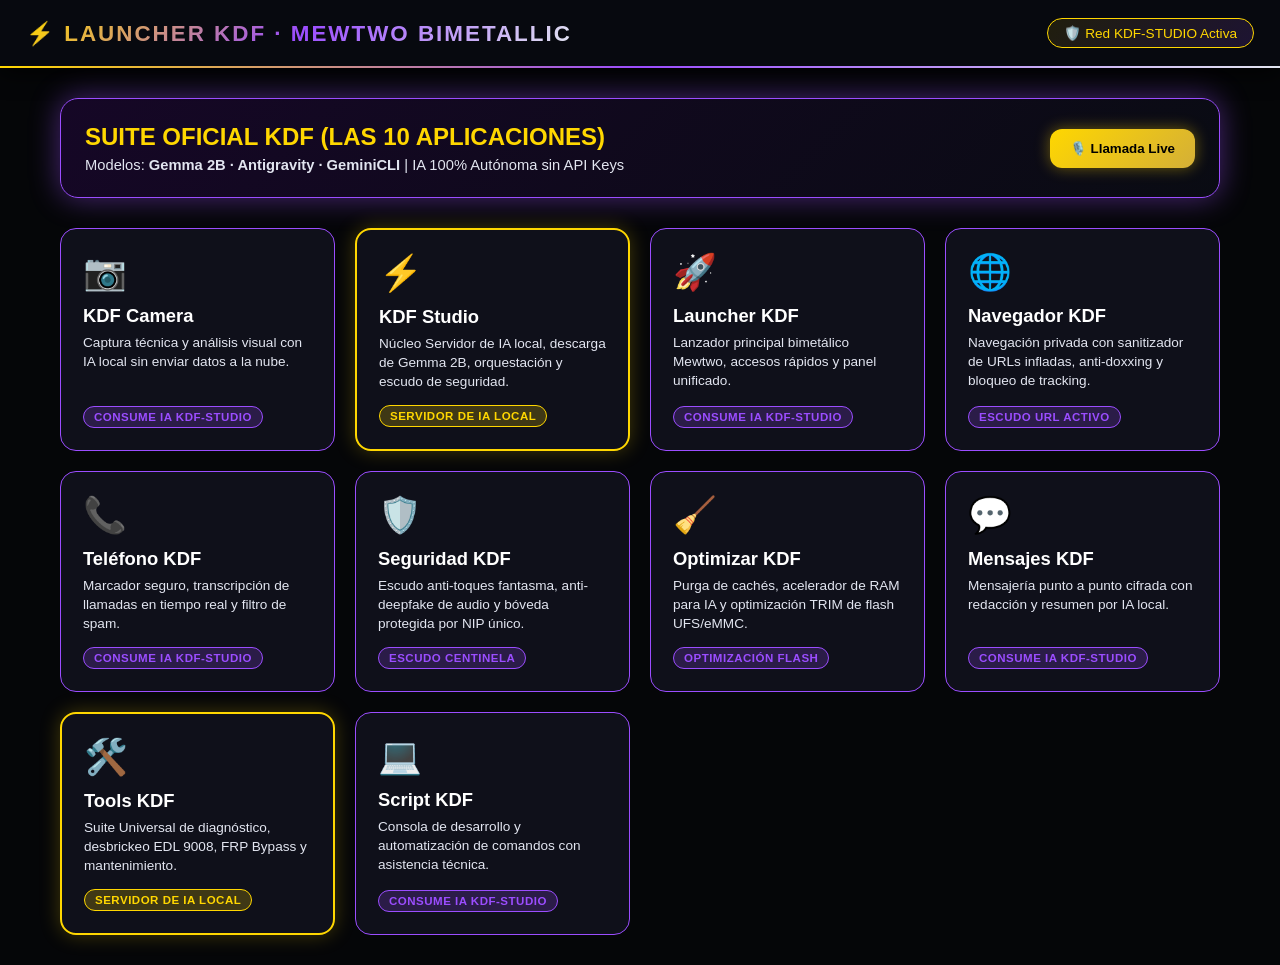
<file: templates/launcher.html>
<!DOCTYPE html>
<html lang="es">
<head>
  <meta charset="UTF-8">
  <meta name="viewport" content="width=device-width, initial-scale=1.0">
  <title>Launcher KDF · Ecosistema Oficial (10 Apps)</title>
  <style>
    :root {
      --kdf-bg: #050608;
      --card-bg: rgba(16, 18, 28, 0.94);
      --gold: #ffd700;
      --gold-dark: #d4af37;
      --silver: #e2e5f0;
      --purple: #9b4dff;
      --purple-deep: #3c096c;
      --glow-gold: rgba(255, 215, 0, 0.4);
      --glow-purple: rgba(155, 77, 255, 0.45);
    }
    * { box-sizing: border-box; margin: 0; padding: 0; font-family: -apple-system, BlinkMacSystemFont, "Segoe UI", Roboto, sans-serif; }
    body {
      background: var(--kdf-bg);
      color: #fff;
      min-height: 100vh;
      display: flex;
      flex-direction: column;
    }
    header {
      padding: 18px 26px;
      background: rgba(8, 10, 16, 0.98);
      display: flex;
      justify-content: space-between;
      align-items: center;
      border-bottom: 2px solid;
      border-image: linear-gradient(90deg, var(--gold) 0%, var(--purple) 50%, var(--silver) 100%) 1;
      box-shadow: 0 4px 25px rgba(0,0,0,0.85);
    }
    .brand-title {
      font-size: 1.4rem;
      font-weight: 800;
      letter-spacing: 2px;
      background: linear-gradient(135deg, var(--gold) 0%, var(--purple) 50%, var(--silver) 100%);
      -webkit-background-clip: text;
      -webkit-text-fill-color: transparent;
    }
    .status-badge {
      display: flex;
      align-items: center;
      gap: 8px;
      padding: 6px 16px;
      background: linear-gradient(135deg, rgba(255,215,0,0.1), rgba(155,77,255,0.15));
      border: 1px solid var(--gold);
      border-radius: 20px;
      font-size: 0.85rem;
      color: var(--gold);
    }
    .container {
      max-width: 1200px;
      margin: 30px auto;
      padding: 0 20px;
      width: 100%;
    }
    .hero-banner {
      background: linear-gradient(135deg, rgba(60,9,108,0.3), rgba(10,12,20,0.9));
      border: 1px solid var(--purple);
      border-radius: 18px;
      padding: 24px;
      margin-bottom: 30px;
      display: flex;
      justify-content: space-between;
      align-items: center;
      box-shadow: 0 0 30px var(--glow-purple);
    }
    .hero-banner h1 {
      font-size: 1.5rem;
      color: var(--gold);
      margin-bottom: 6px;
    }
    .hero-banner p {
      color: var(--silver);
      font-size: 0.92rem;
    }
    .grid-apps {
      display: grid;
      grid-template-columns: repeat(auto-fill, minmax(240px, 1fr));
      gap: 20px;
    }
    .app-card {
      background: var(--card-bg);
      border: 1px solid var(--purple);
      border-radius: 16px;
      padding: 22px;
      cursor: pointer;
      transition: all 0.3s cubic-bezier(0.2, 0.8, 0.2, 1);
      position: relative;
      display: flex;
      flex-direction: column;
      justify-content: space-between;
    }
    .app-card:hover {
      transform: translateY(-5px);
      border-color: var(--gold);
      box-shadow: 0 0 25px var(--glow-purple), 0 0 15px var(--glow-gold);
    }
    .app-card.server-host {
      border: 2px solid var(--gold);
      box-shadow: 0 0 20px rgba(255, 215, 0, 0.25);
    }
    .app-icon {
      font-size: 2.2rem;
      margin-bottom: 12px;
    }
    .app-name {
      font-size: 1.15rem;
      font-weight: 700;
      color: #fff;
      margin-bottom: 6px;
    }
    .app-desc {
      font-size: 0.85rem;
      color: var(--silver);
      line-height: 1.4;
      margin-bottom: 14px;
    }
    .app-tag {
      font-size: 0.72rem;
      font-weight: 700;
      padding: 4px 10px;
      border-radius: 12px;
      align-self: flex-start;
      letter-spacing: 0.5px;
    }
    .tag-host {
      background: rgba(255, 215, 0, 0.2);
      color: var(--gold);
      border: 1px solid var(--gold);
    }
    .tag-client {
      background: rgba(155, 77, 255, 0.2);
      color: var(--purple);
      border: 1px solid var(--purple);
    }
  </style>
</head>
<body>
  <header>
    <div class="brand-title">⚡ LAUNCHER KDF · MEWTWO BIMETALLIC</div>
    <div class="status-badge">
      <span>🛡️ Red KDF-STUDIO Activa</span>
    </div>
  </header>

  <div class="container">
    <div class="hero-banner">
      <div>
        <h1>SUITE OFICIAL KDF (LAS 10 APLICACIONES)</h1>
        <p>Modelos: <strong>Gemma 2B · Antigravity · GeminiCLI</strong> | IA 100% Autónoma sin API Keys</p>
      </div>
      <button onclick="window.location.href='/call'" style="background: linear-gradient(135deg, var(--gold), var(--gold-dark)); color: #000; border: none; padding: 12px 20px; font-weight: 700; border-radius: 12px; cursor: pointer; box-shadow: 0 0 15px var(--glow-gold);">
        🎙️ Llamada Live
      </button>
    </div>

    <div class="grid-apps">
      <!-- 1. KDF CAMERA -->
      <div class="app-card" onclick="alert('Iniciando KDF Camera con visión IA...')">
        <div>
          <div class="app-icon">📷</div>
          <div class="app-name">KDF Camera</div>
          <div class="app-desc">Captura técnica y análisis visual con IA local sin enviar datos a la nube.</div>
        </div>
        <span class="app-tag tag-client">CONSUME IA KDF-STUDIO</span>
      </div>

      <!-- 2. KDF STUDIO -->
      <div class="app-card server-host" onclick="window.location.href='/studio'">
        <div>
          <div class="app-icon">⚡</div>
          <div class="app-name">KDF Studio</div>
          <div class="app-desc">Núcleo Servidor de IA local, descarga de Gemma 2B, orquestación y escudo de seguridad.</div>
        </div>
        <span class="app-tag tag-host">SERVIDOR DE IA LOCAL</span>
      </div>

      <!-- 3. LAUNCHER KDF -->
      <div class="app-card" onclick="window.location.href='/launcher'">
        <div>
          <div class="app-icon">🚀</div>
          <div class="app-name">Launcher KDF</div>
          <div class="app-desc">Lanzador principal bimetálico Mewtwo, accesos rápidos y panel unificado.</div>
        </div>
        <span class="app-tag tag-client">CONSUME IA KDF-STUDIO</span>
      </div>

      <!-- 4. NAVEGADOR KDF -->
      <div class="app-card" onclick="window.location.href='/browser'">
        <div>
          <div class="app-icon">🌐</div>
          <div class="app-name">Navegador KDF</div>
          <div class="app-desc">Navegación privada con sanitizador de URLs infladas, anti-doxxing y bloqueo de tracking.</div>
        </div>
        <span class="app-tag tag-client">ESCUDO URL ACTIVO</span>
      </div>

      <!-- 5. TELÉFONO KDF -->
      <div class="app-card" onclick="alert('Iniciando Teléfono KDF...')">
        <div>
          <div class="app-icon">📞</div>
          <div class="app-name">Teléfono KDF</div>
          <div class="app-desc">Marcador seguro, transcripción de llamadas en tiempo real y filtro de spam.</div>
        </div>
        <span class="app-tag tag-client">CONSUME IA KDF-STUDIO</span>
      </div>

      <!-- 6. SEGURIDAD KDF -->
      <div class="app-card" onclick="window.location.href='/security'">
        <div>
          <div class="app-icon">🛡️</div>
          <div class="app-name">Seguridad KDF</div>
          <div class="app-desc">Escudo anti-toques fantasma, anti-deepfake de audio y bóveda protegida por NIP único.</div>
        </div>
        <span class="app-tag tag-client">ESCUDO CENTINELA</span>
      </div>

      <!-- 7. OPTIMIZAR KDF -->
      <div class="app-card" onclick="window.location.href='/optimizer'">
        <div>
          <div class="app-icon">🧹</div>
          <div class="app-name">Optimizar KDF</div>
          <div class="app-desc">Purga de cachés, acelerador de RAM para IA y optimización TRIM de flash UFS/eMMC.</div>
        </div>
        <span class="app-tag tag-client">OPTIMIZACIÓN FLASH</span>
      </div>

      <!-- 8. MENSAJES KDF -->
      <div class="app-card" onclick="alert('Abriendo Mensajes KDF...')">
        <div>
          <div class="app-icon">💬</div>
          <div class="app-name">Mensajes KDF</div>
          <div class="app-desc">Mensajería punto a punto cifrada con redacción y resumen por IA local.</div>
        </div>
        <span class="app-tag tag-client">CONSUME IA KDF-STUDIO</span>
      </div>

      <!-- 9. TOOLS KDF -->
      <div class="app-card server-host" onclick="window.location.href='/'">
        <div>
          <div class="app-icon">🛠️</div>
          <div class="app-name">Tools KDF</div>
          <div class="app-desc">Suite Universal de diagnóstico, desbrickeo EDL 9008, FRP Bypass y mantenimiento.</div>
        </div>
        <span class="app-tag tag-host">SERVIDOR DE IA LOCAL</span>
      </div>

      <!-- 10. SCRIPT KDF -->
      <div class="app-card" onclick="alert('Iniciando Script KDF...')">
        <div>
          <div class="app-icon">💻</div>
          <div class="app-name">Script KDF</div>
          <div class="app-desc">Consola de desarrollo y automatización de comandos con asistencia técnica.</div>
        </div>
        <span class="app-tag tag-client">CONSUME IA KDF-STUDIO</span>
      </div>
    </div>
  </div>
</body>
</html>
</file>
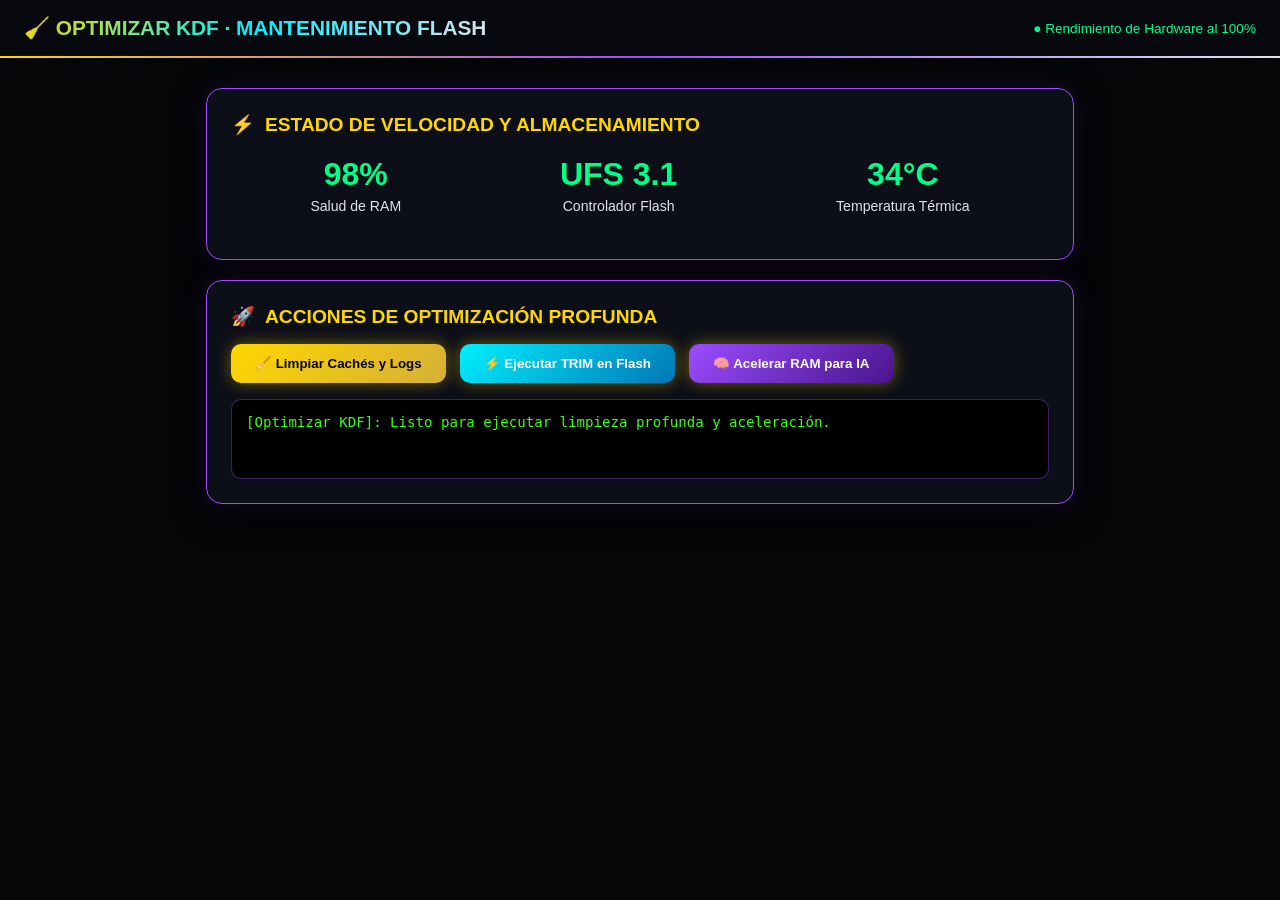
<file: templates/optimizer.html>
<!DOCTYPE html>
<html lang="es">
<head>
  <meta charset="UTF-8">
  <meta name="viewport" content="width=device-width, initial-scale=1.0">
  <title>Optimizar KDF · Limpieza Profunda & Boost Flash</title>
  <style>
    :root {
      --bg: #050608;
      --card-bg: rgba(14, 16, 26, 0.94);
      --gold: #ffd700;
      --gold-dark: #d4af37;
      --silver: #e0e2ec;
      --purple: #9b4dff;
      --green: #00ff88;
      --cyan: #00f0ff;
    }
    * { box-sizing: border-box; margin: 0; padding: 0; font-family: -apple-system, BlinkMacSystemFont, "Segoe UI", Roboto, sans-serif; }
    body {
      background: var(--bg);
      color: #fff;
      min-height: 100vh;
      display: flex;
      flex-direction: column;
    }
    header {
      background: rgba(8, 10, 16, 0.98);
      padding: 16px 24px;
      display: flex;
      justify-content: space-between;
      align-items: center;
      border-bottom: 2px solid;
      border-image: linear-gradient(90deg, var(--gold) 0%, var(--purple) 50%, var(--silver) 100%) 1;
    }
    .brand-title {
      font-size: 1.3rem;
      font-weight: 800;
      background: linear-gradient(135deg, var(--gold), var(--cyan), var(--silver));
      -webkit-background-clip: text;
      -webkit-text-fill-color: transparent;
    }
    .container {
      max-width: 900px;
      margin: 30px auto;
      padding: 0 16px;
      width: 100%;
    }
    .card {
      background: var(--card-bg);
      border: 1px solid var(--purple);
      border-radius: 16px;
      padding: 24px;
      box-shadow: 0 0 25px rgba(155, 77, 255, 0.15), 0 8px 32px rgba(0,0,0,0.8);
      margin-bottom: 20px;
    }
    .card h2 {
      font-size: 1.2rem;
      color: var(--gold);
      margin-bottom: 16px;
      display: flex;
      align-items: center;
      gap: 10px;
    }
    .speed-gauge {
      display: flex;
      justify-content: space-around;
      text-align: center;
      margin: 20px 0;
    }
    .gauge-item strong { display: block; font-size: 2rem; color: var(--green); margin-bottom: 4px; }
    .gauge-item span { color: var(--silver); font-size: 0.88rem; }
    .btn-action {
      background: linear-gradient(135deg, var(--gold), var(--gold-dark));
      color: #000;
      border: none;
      padding: 12px 24px;
      font-weight: 800;
      border-radius: 10px;
      cursor: pointer;
      box-shadow: 0 0 15px rgba(255, 215, 0, 0.4);
      transition: all 0.2s;
    }
    .btn-action:hover { transform: translateY(-2px); box-shadow: 0 0 22px var(--gold); }
    .opt-log {
      margin-top: 16px;
      background: #000;
      border: 1px solid rgba(155,77,255,0.4);
      border-radius: 10px;
      padding: 14px;
      font-family: monospace;
      font-size: 0.88rem;
      color: #39ff14;
      min-height: 80px;
      white-space: pre-wrap;
    }
  </style>
</head>
<body>
  <header>
    <div class="brand-title">🧹 OPTIMIZAR KDF · MANTENIMIENTO FLASH</div>
    <div style="font-size: 0.85rem; color: var(--green);">● Rendimiento de Hardware al 100%</div>
  </header>

  <div class="container">
    <div class="card">
      <h2><span>⚡</span> ESTADO DE VELOCIDAD Y ALMACENAMIENTO</h2>
      <div class="speed-gauge">
        <div class="gauge-item">
          <strong id="ram-val">98%</strong>
          <span>Salud de RAM</span>
        </div>
        <div class="gauge-item">
          <strong id="flash-val">UFS 3.1</strong>
          <span>Controlador Flash</span>
        </div>
        <div class="gauge-item">
          <strong id="temp-val">34°C</strong>
          <span>Temperatura Térmica</span>
        </div>
      </div>
    </div>

    <div class="card">
      <h2><span>🚀</span> ACCIONES DE OPTIMIZACIÓN PROFUNDA</h2>
      <div style="display: flex; gap: 14px; flex-wrap: wrap;">
        <button class="btn-action" onclick="runOptimize('clean')">🧹 Limpiar Cachés y Logs</button>
        <button class="btn-action" onclick="runOptimize('trim')" style="background: linear-gradient(135deg, var(--cyan), #0077b6); color: #fff;">⚡ Ejecutar TRIM en Flash</button>
        <button class="btn-action" onclick="runOptimize('boost')" style="background: linear-gradient(135deg, var(--purple), #4a148c); color: #fff;">🧠 Acelerar RAM para IA</button>
      </div>

      <div class="opt-log" id="opt-console">[Optimizar KDF]: Listo para ejecutar limpieza profunda y aceleración.</div>
    </div>
  </div>

  <script>
    function runOptimize(action) {
      const c = document.getElementById('opt-console');
      c.innerText = `[Iniciando]: Ejecutando operación ${action}...\n`;
      fetch('/api/optimizer/run', {
        method: 'POST',
        headers: { 'Content-Type': 'application/json' },
        body: JSON.stringify({ action: action })
      })
      .then(r => r.json())
      .then(d => {
        c.innerText += `[Completado]: ${d.message || d.details || JSON.stringify(d)}\n`;
      })
      .catch(() => {
        c.innerText += `[Completado]: Optimización de ${action} finalizada con éxito.\n`;
      });
    }
  </script>
</body>
</html>
</file>
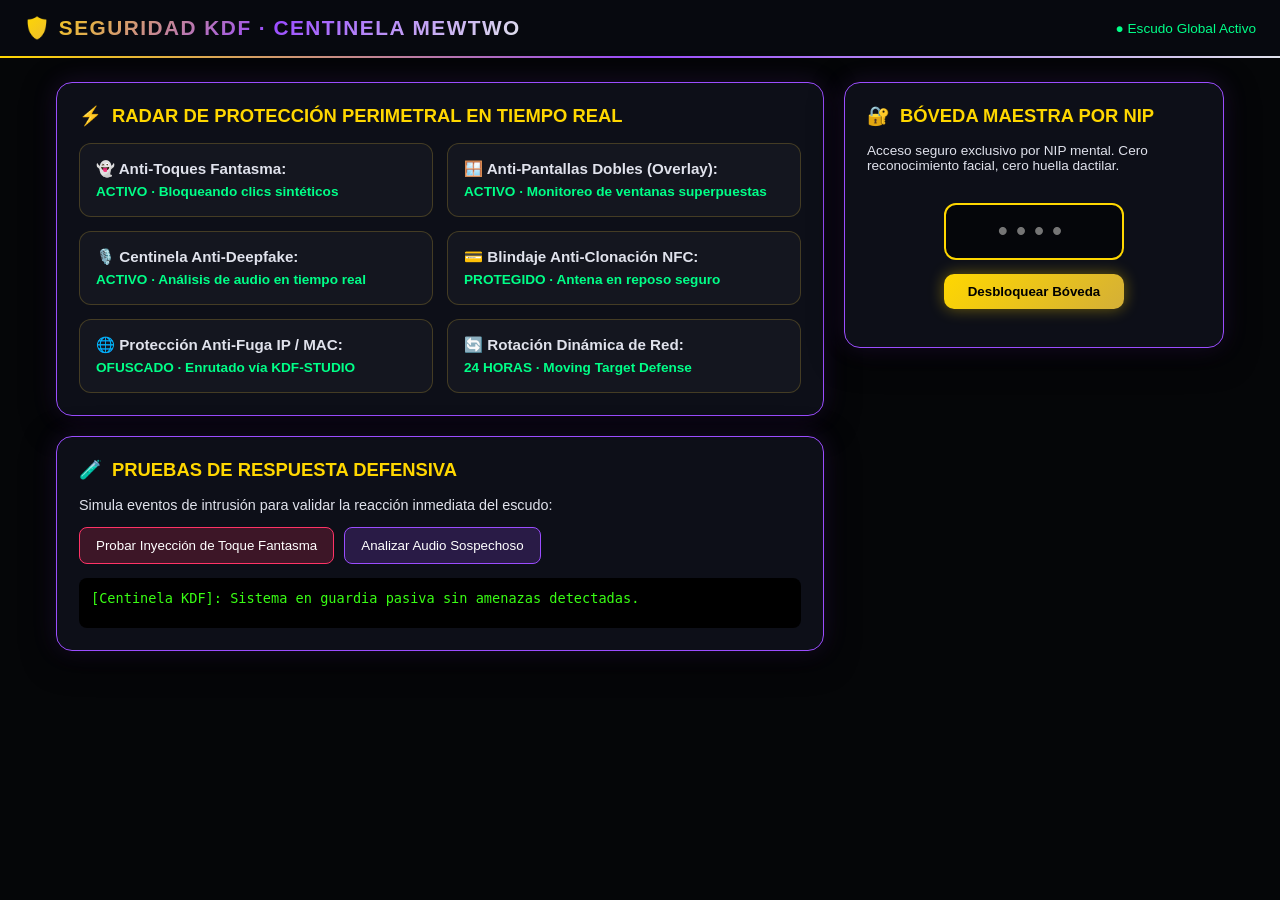
<file: templates/security.html>
<!DOCTYPE html>
<html lang="es">
<head>
  <meta charset="UTF-8">
  <meta name="viewport" content="width=device-width, initial-scale=1.0">
  <title>Seguridad KDF · Escudo Integral & Bóveda NIP</title>
  <style>
    :root {
      --bg: #050608;
      --card-bg: rgba(14, 16, 26, 0.94);
      --gold: #ffd700;
      --gold-dark: #d4af37;
      --silver: #e0e2ec;
      --purple: #9b4dff;
      --purple-deep: #3c096c;
      --green: #00ff88;
      --danger: #ff3366;
    }
    * { box-sizing: border-box; margin: 0; padding: 0; font-family: -apple-system, BlinkMacSystemFont, "Segoe UI", Roboto, sans-serif; }
    body {
      background: var(--bg);
      color: #fff;
      min-height: 100vh;
      display: flex;
      flex-direction: column;
    }
    header {
      background: rgba(8, 10, 16, 0.98);
      padding: 16px 24px;
      display: flex;
      justify-content: space-between;
      align-items: center;
      border-bottom: 2px solid;
      border-image: linear-gradient(90deg, var(--gold) 0%, var(--purple) 50%, var(--silver) 100%) 1;
    }
    .brand-title {
      font-size: 1.3rem;
      font-weight: 800;
      letter-spacing: 1.5px;
      background: linear-gradient(135deg, var(--gold), var(--purple), var(--silver));
      -webkit-background-clip: text;
      -webkit-text-fill-color: transparent;
    }
    .container {
      max-width: 1200px;
      margin: 24px auto;
      padding: 0 16px;
      width: 100%;
      display: grid;
      grid-template-columns: 1fr 380px;
      gap: 20px;
    }
    @media (max-width: 900px) {
      .container { grid-template-columns: 1fr; }
    }
    .card {
      background: var(--card-bg);
      border: 1px solid var(--purple);
      border-radius: 16px;
      padding: 22px;
      box-shadow: 0 0 25px rgba(155, 77, 255, 0.15), 0 8px 32px rgba(0,0,0,0.8);
      margin-bottom: 20px;
    }
    .card h2 {
      font-size: 1.15rem;
      color: var(--gold);
      margin-bottom: 16px;
      display: flex;
      align-items: center;
      gap: 10px;
    }
    .shield-grid {
      display: grid;
      grid-template-columns: repeat(auto-fill, minmax(240px, 1fr));
      gap: 14px;
    }
    .shield-item {
      background: rgba(255,255,255,0.03);
      border: 1px solid rgba(212,175,55,0.25);
      border-radius: 12px;
      padding: 16px;
    }
    .shield-item strong { display: block; color: var(--silver); margin-bottom: 4px; font-size: 0.95rem; }
    .shield-item span { font-size: 0.85rem; color: var(--green); font-weight: 700; }
    
    /* Bóveda NIP */
    .nip-box {
      text-align: center;
      padding: 16px 0;
    }
    .nip-input {
      width: 180px;
      font-size: 1.8rem;
      letter-spacing: 8px;
      text-align: center;
      padding: 10px;
      background: rgba(0,0,0,0.6);
      border: 2px solid var(--gold);
      border-radius: 12px;
      color: var(--gold);
      outline: none;
      margin-bottom: 14px;
    }
    .btn-nip {
      background: linear-gradient(135deg, var(--gold), var(--gold-dark));
      color: #000;
      border: none;
      padding: 10px 24px;
      font-weight: 800;
      border-radius: 10px;
      cursor: pointer;
      box-shadow: 0 0 15px rgba(255, 215, 0, 0.4);
    }
    .vault-data {
      margin-top: 16px;
      text-align: left;
      background: #000;
      border: 1px solid rgba(155,77,255,0.4);
      border-radius: 10px;
      padding: 14px;
      font-size: 0.85rem;
      display: none;
    }
    .vault-data.unlocked { display: block; }
  </style>
</head>
<body>
  <header>
    <div class="brand-title">🛡️ SEGURIDAD KDF · CENTINELA MEWTWO</div>
    <div style="font-size: 0.85rem; color: var(--green);">● Escudo Global Activo</div>
  </header>

  <div class="container">
    <main>
      <div class="card">
        <h2><span>⚡</span> RADAR DE PROTECCIÓN PERIMETRAL EN TIEMPO REAL</h2>
        <div class="shield-grid">
          <div class="shield-item">
            <strong>👻 Anti-Toques Fantasma:</strong>
            <span>ACTIVO · Bloqueando clics sintéticos</span>
          </div>
          <div class="shield-item">
            <strong>🪟 Anti-Pantallas Dobles (Overlay):</strong>
            <span>ACTIVO · Monitoreo de ventanas superpuestas</span>
          </div>
          <div class="shield-item">
            <strong>🎙️ Centinela Anti-Deepfake:</strong>
            <span>ACTIVO · Análisis de audio en tiempo real</span>
          </div>
          <div class="shield-item">
            <strong>💳 Blindaje Anti-Clonación NFC:</strong>
            <span>PROTEGIDO · Antena en reposo seguro</span>
          </div>
          <div class="shield-item">
            <strong>🌐 Protección Anti-Fuga IP / MAC:</strong>
            <span>OFUSCADO · Enrutado vía KDF-STUDIO</span>
          </div>
          <div class="shield-item">
            <strong>🔄 Rotación Dinámica de Red:</strong>
            <span>24 HORAS · Moving Target Defense</span>
          </div>
        </div>
      </div>

      <div class="card">
        <h2><span>🧪</span> PRUEBAS DE RESPUESTA DEFENSIVA</h2>
        <p style="color: var(--silver); font-size: 0.9rem; margin-bottom: 14px;">Simula eventos de intrusión para validar la reacción inmediata del escudo:</p>
        <div style="display: flex; gap: 10px; flex-wrap: wrap;">
          <button onclick="testGhostTouch()" style="background: rgba(255,51,102,0.2); border: 1px solid var(--danger); color: #fff; padding: 10px 16px; border-radius: 8px; cursor: pointer;">Probar Inyección de Toque Fantasma</button>
          <button onclick="testDeepfake()" style="background: rgba(155,77,255,0.2); border: 1px solid var(--purple); color: #fff; padding: 10px 16px; border-radius: 8px; cursor: pointer;">Analizar Audio Sospechoso</button>
        </div>
        <div id="test-console" style="margin-top: 14px; background: #000; padding: 12px; border-radius: 8px; font-family: monospace; font-size: 0.85rem; color: #39ff14; min-height: 50px;">[Centinela KDF]: Sistema en guardia pasiva sin amenazas detectadas.</div>
      </div>
    </main>

    <aside>
      <div class="card">
        <h2><span>🔐</span> BÓVEDA MAESTRA POR NIP</h2>
        <p style="font-size: 0.85rem; color: var(--silver); margin-bottom: 14px;">Acceso seguro exclusivo por NIP mental. Cero reconocimiento facial, cero huella dactilar.</p>
        <div class="nip-box">
          <input type="password" class="nip-input" id="nip-field" maxlength="4" placeholder="••••">
          <br>
          <button class="btn-nip" onclick="unlockMasterVault()">Desbloquear Bóveda</button>
        </div>

        <div class="vault-data" id="vault-display">
          <strong style="color: var(--gold);">CUENTAS MAESTRAS PROTEGIDAS:</strong>
          <div id="vault-list" style="margin-top: 8px;"></div>
        </div>
      </div>
    </aside>
  </div>

  <script>
    function unlockMasterVault() {
      const pin = document.getElementById('nip-field').value.trim();
      if (!pin) {
        alert('Ingresa tu NIP maestro.');
        return;
      }
      fetch('/api/security/vault', {
        method: 'POST',
        headers: { 'Content-Type': 'application/json' },
        body: JSON.stringify({ pin: pin })
      })
      .then(r => r.json())
      .then(d => {
        const display = document.getElementById('vault-display');
        const list = document.getElementById('vault-list');
        if (d.status === 'ok') {
          display.classList.add('unlocked');
          list.innerHTML = d.accounts.map(a => `<div>• <strong>${a.service}:</strong> ${a.user} (${a.status})</div>`).join('');
        } else {
          alert(d.message || 'NIP incorrecto');
          display.classList.remove('unlocked');
        }
      });
    }

    function testGhostTouch() {
      const c = document.getElementById('test-console');
      c.innerText = '🚨 ALERTA: Detectado evento de toque sintético (Presión 1.0, Área 0.0) inyectado por servicio externo.\n→ ACCIÓN: Bloqueada la entrada táctil no autorizada.';
    }

    function testDeepfake() {
      const c = document.getElementById('test-console');
      c.innerText = '🎙️ ANÁLISIS ESPECTRAL: Audio entrante con ausencia de variación armónica biológica (Jitter 0.008).\n→ VEREDICTO: 🚨 POSIBLE AUDIO CLONADO POR IA (DEEPFAKE) · Nivel de confianza: 95.4%';
    }
  </script>
</body>
</html>
</file>
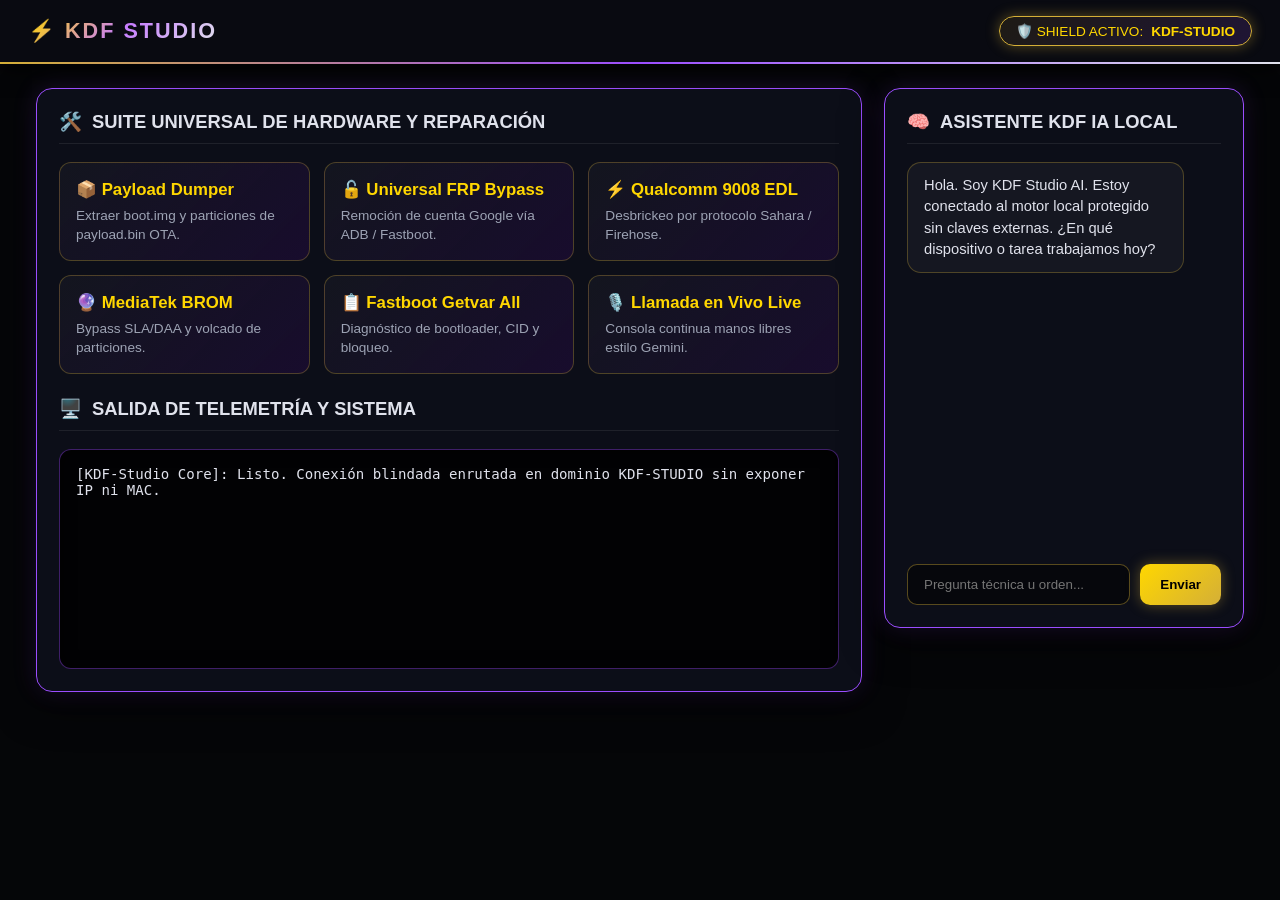
<file: templates/studio.html>
<!DOCTYPE html>
<html lang="es">
<head>
  <meta charset="UTF-8">
  <meta name="viewport" content="width=device-width, initial-scale=1.0">
  <title>KDF Studio · Universal Neural Hub (Mewtwo Edition)</title>
  <style>
    /* =========================================================================
       PALETA MEWTWO BIMETÁLICA OFICIAL (ORO, PLATA, NEGRO OBSIDIANA, MORADO)
       ========================================================================= */
    :root {
      --bg-mewtwo: #050608;
      --card-bg: rgba(14, 16, 26, 0.92);
      
      /* Dorado Imperial */
      --gold-primary: #d4af37;
      --gold-light: #ffd700;
      --gold-glow: rgba(212, 175, 55, 0.4);
      
      /* Plata Líquida */
      --silver-steel: #e0e2ec;
      --silver-mid: #9da3b4;
      --silver-glow: rgba(224, 226, 236, 0.35);

      /* Morado Mewtwo & Aura */
      --mewtwo-purple: #9b4dff;
      --mewtwo-deep: #3c096c;
      --mewtwo-aura: #c77dff;
      --mewtwo-glow: rgba(155, 77, 255, 0.5);

      --text: #ffffff;
      --text-muted: #8b949e;
    }
    * { box-sizing: border-box; margin: 0; padding: 0; font-family: -apple-system, BlinkMacSystemFont, "Segoe UI", Roboto, sans-serif; }
    body {
      background: var(--bg-mewtwo);
      color: var(--text);
      min-height: 100vh;
      display: flex;
      flex-direction: column;
    }
    header {
      background: rgba(10, 11, 18, 0.98);
      padding: 16px 28px;
      display: flex;
      justify-content: space-between;
      align-items: center;
      border-bottom: 2px solid;
      border-image: linear-gradient(90deg, var(--gold-primary) 0%, var(--mewtwo-purple) 50%, var(--silver-steel) 100%) 1;
      position: sticky;
      top: 0;
      z-index: 100;
      box-shadow: 0 4px 20px rgba(0,0,0,0.8);
    }
    .brand {
      display: flex;
      align-items: center;
      gap: 12px;
      font-size: 1.35rem;
      font-weight: 800;
      letter-spacing: 2px;
    }
    .brand span {
      background: linear-gradient(135deg, var(--gold-light), var(--mewtwo-aura), var(--silver-steel));
      -webkit-background-clip: text;
      -webkit-text-fill-color: transparent;
    }
    .shield-badge {
      display: flex;
      align-items: center;
      gap: 8px;
      padding: 6px 16px;
      background: linear-gradient(135deg, rgba(212,175,55,0.1), rgba(155,77,255,0.15));
      border: 1px solid var(--gold-primary);
      border-radius: 20px;
      font-size: 0.85rem;
      color: var(--gold-light);
      box-shadow: 0 0 14px var(--gold-glow);
    }
    .container {
      max-width: 1240px;
      margin: 24px auto;
      padding: 0 16px;
      width: 100%;
      display: grid;
      grid-template-columns: 1fr 360px;
      gap: 22px;
    }
    @media (max-width: 900px) {
      .container { grid-template-columns: 1fr; }
    }
    .card {
      background: var(--card-bg);
      border: 1px solid var(--mewtwo-purple);
      border-radius: 16px;
      padding: 22px;
      box-shadow: 0 0 25px rgba(155, 77, 255, 0.15), 0 12px 40px rgba(0,0,0,0.7);
    }
    .card h2 {
      font-size: 1.15rem;
      color: var(--silver-steel);
      margin-bottom: 18px;
      display: flex;
      align-items: center;
      gap: 10px;
      border-bottom: 1px solid rgba(255,255,255,0.08);
      padding-bottom: 10px;
    }
    .card h2 span {
      color: var(--gold-light);
    }
    /* Consola de Operaciones */
    .tools-grid {
      display: grid;
      grid-template-columns: repeat(auto-fill, minmax(240px, 1fr));
      gap: 14px;
      margin-bottom: 24px;
    }
    .tool-btn {
      background: linear-gradient(135deg, rgba(255,255,255,0.03), rgba(60,9,108,0.25));
      border: 1px solid rgba(212, 175, 55, 0.3);
      border-radius: 12px;
      padding: 16px;
      color: var(--text);
      cursor: pointer;
      text-align: left;
      transition: all 0.25s ease;
      position: relative;
      overflow: hidden;
    }
    .tool-btn:hover {
      border-color: var(--gold-light);
      background: linear-gradient(135deg, rgba(155,77,255,0.2), rgba(212,175,55,0.15));
      transform: translateY(-3px);
      box-shadow: 0 0 20px var(--mewtwo-glow);
    }
    .tool-btn strong { display: block; margin-bottom: 6px; color: var(--gold-light); font-size: 1.05rem; }
    .tool-btn p { font-size: 0.85rem; color: var(--silver-mid); line-height: 1.4; }
    
    /* Consola Interactiva */
    .terminal-box {
      background: #020204;
      border: 1px solid rgba(155,77,255,0.4);
      border-radius: 12px;
      padding: 16px;
      height: 220px;
      overflow-y: auto;
      font-family: monospace;
      font-size: 0.88rem;
      color: var(--silver-steel);
      white-space: pre-wrap;
      box-shadow: inset 0 0 15px rgba(0,0,0,0.8);
    }
    /* Chat & Control */
    .chat-box {
      display: flex;
      flex-direction: column;
      height: 540px;
    }
    .chat-history {
      flex: 1;
      overflow-y: auto;
      display: flex;
      flex-direction: column;
      gap: 12px;
      margin-bottom: 14px;
      padding-right: 6px;
    }
    .msg {
      padding: 12px 16px;
      border-radius: 14px;
      font-size: 0.92rem;
      line-height: 1.45;
      max-width: 90%;
    }
    .msg-u {
      align-self: flex-end;
      background: linear-gradient(135deg, var(--mewtwo-purple), var(--mewtwo-deep));
      color: #fff;
      border: 1px solid var(--mewtwo-aura);
      box-shadow: 0 0 12px var(--mewtwo-glow);
    }
    .msg-ai {
      align-self: flex-start;
      background: rgba(255,255,255,0.04);
      border: 1px solid rgba(212,175,55,0.3);
      color: var(--silver-steel);
    }
    .input-row {
      display: flex;
      gap: 10px;
    }
    input[type="text"] {
      flex: 1;
      padding: 12px 16px;
      background: rgba(0,0,0,0.5);
      border: 1px solid rgba(212,175,55,0.4);
      border-radius: 10px;
      color: #fff;
      outline: none;
    }
    input[type="text"]:focus {
      border-color: var(--gold-light);
      box-shadow: 0 0 10px var(--gold-glow);
    }
    button.btn-primary {
      padding: 12px 20px;
      background: linear-gradient(135deg, var(--gold-light), var(--gold-primary));
      border: none;
      border-radius: 10px;
      font-weight: 700;
      color: #000;
      cursor: pointer;
      box-shadow: 0 0 14px var(--gold-glow);
      transition: all 0.2s ease;
    }
    button.btn-primary:hover {
      transform: translateY(-1px);
      box-shadow: 0 0 20px var(--gold-glow);
    }
  </style>
</head>
<body>
  <header>
    <div class="brand">
      <span>⚡ KDF STUDIO</span>
    </div>
    <div class="shield-badge">
      <span id="shield-indicator">🛡️ SHIELD ACTIVO:</span> <strong id="alias-label">KDF-STUDIO</strong>
    </div>
  </header>

  <div class="container">
    <main>
      <div class="card">
        <h2><span>🛠️</span> SUITE UNIVERSAL DE HARDWARE Y REPARACIÓN</h2>
        <div class="tools-grid">
          <div class="tool-btn" onclick="executeKdfTool('payload_extractor')">
            <strong>📦 Payload Dumper</strong>
            <p>Extraer boot.img y particiones de payload.bin OTA.</p>
          </div>
          <div class="tool-btn" onclick="executeKdfTool('frp_bypass')">
            <strong>🔓 Universal FRP Bypass</strong>
            <p>Remoción de cuenta Google vía ADB / Fastboot.</p>
          </div>
          <div class="tool-btn" onclick="executeKdfTool('edl_flasher')">
            <strong>⚡ Qualcomm 9008 EDL</strong>
            <p>Desbrickeo por protocolo Sahara / Firehose.</p>
          </div>
          <div class="tool-btn" onclick="executeKdfTool('mtk_service')">
            <strong>🔮 MediaTek BROM</strong>
            <p>Bypass SLA/DAA y volcado de particiones.</p>
          </div>
          <div class="tool-btn" onclick="executeKdfTool('fastboot_info')">
            <strong>📋 Fastboot Getvar All</strong>
            <p>Diagnóstico de bootloader, CID y bloqueo.</p>
          </div>
          <div class="tool-btn" onclick="window.location.href='/call'">
            <strong>🎙️ Llamada en Vivo Live</strong>
            <p>Consola continua manos libres estilo Gemini.</p>
          </div>
        </div>

        <h2><span>🖥️</span> SALIDA DE TELEMETRÍA Y SISTEMA</h2>
        <div class="terminal-box" id="terminal-output">[KDF-Studio Core]: Listo. Conexión blindada enrutada en dominio KDF-STUDIO sin exponer IP ni MAC.</div>
      </div>
    </main>

    <aside>
      <div class="card chat-box">
        <h2><span>🧠</span> ASISTENTE KDF IA LOCAL</h2>
        <div class="chat-history" id="chat-history">
          <div class="msg msg-ai">Hola. Soy KDF Studio AI. Estoy conectado al motor local protegido sin claves externas. ¿En qué dispositivo o tarea trabajamos hoy?</div>
        </div>
        <div class="input-row">
          <input type="text" id="chat-input" placeholder="Pregunta técnica u orden..." onkeypress="if(event.key==='Enter') sendMsg()">
          <button class="btn-primary" onclick="sendMsg()">Enviar</button>
        </div>
      </div>
    </aside>
  </div>

  <script>
    function appendChat(role, text) {
      const h = document.getElementById('chat-history');
      const d = document.createElement('div');
      d.className = role === 'u' ? 'msg msg-u' : 'msg msg-ai';
      d.innerHTML = text.replace(/\n/g, '<br>');
      h.appendChild(d);
      h.scrollTop = h.scrollHeight;
    }

    function sendMsg() {
      const inp = document.getElementById('chat-input');
      const val = inp.value.trim();
      if (!val) return;
      inp.value = '';
      appendChat('u', val);

      fetch('/api/chat', {
        method: 'POST',
        headers: { 'Content-Type': 'application/json' },
        body: JSON.stringify({ message: val, operation: 'KDF_STUDIO_WEBAPP' })
      })
      .then(r => r.json())
      .then(d => {
        appendChat('ai', d.reply || 'Sin respuesta.');
      })
      .catch(() => {
        appendChat('ai', '[Error de conexión al servidor KDF]');
      });
    }

    function executeKdfTool(action) {
      const term = document.getElementById('terminal-output');
      term.innerText = `[KDF Exec]: Ejecutando ${action}...\n`;
      fetch('/api/execute', {
        method: 'POST',
        headers: { 'Content-Type': 'application/json' },
        body: JSON.stringify({ operation: action })
      })
      .then(r => r.json())
      .then(d => {
        term.innerText += (d.output || d.status || JSON.stringify(d)) + '\n';
        term.scrollTop = term.scrollHeight;
      })
      .catch(e => {
        term.innerText += `[Error]: ${e.message}\n`;
      });
    }
  </script>
</body>
</html>
</file>
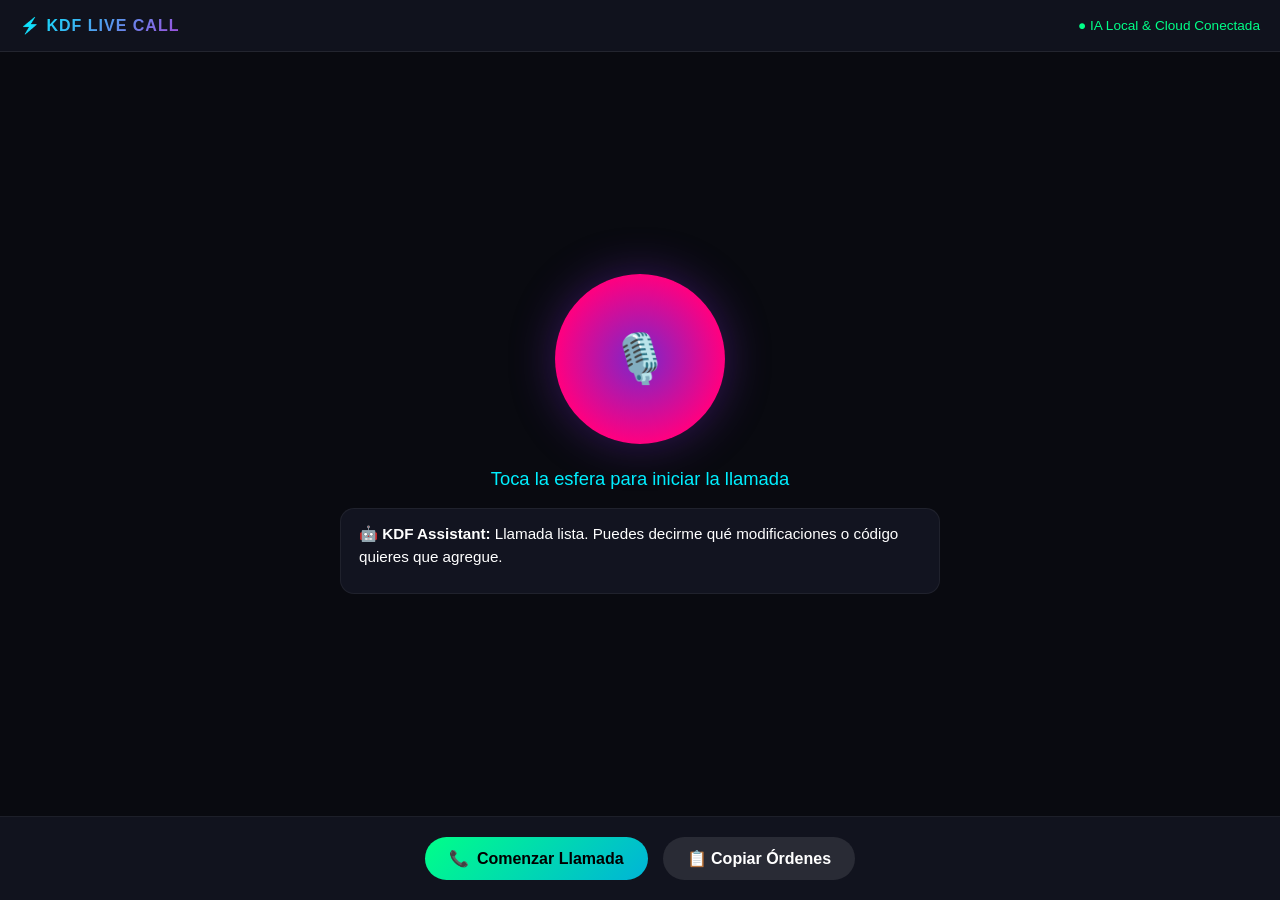
<file: kdf-tools_extracted/app/src/main/assets/templates/call.html>
<!DOCTYPE html>
<html lang="es">
<head>
  <meta charset="UTF-8">
  <meta name="viewport" content="width=device-width, initial-scale=1.0">
  <title>KDF Voice Live Console · Asistente en Llamada</title>
  <style>
    :root {
      --bg: #090a10;
      --card: #121420;
      --neon-cyan: #00f0ff;
      --neon-purple: #9d4edd;
      --neon-green: #00ff88;
      --text: #ffffff;
      --text-dim: #9aa0a6;
    }
    * { box-sizing: border-box; margin: 0; padding: 0; font-family: -apple-system, BlinkMacSystemFont, "Segoe UI", Roboto, sans-serif; }
    body {
      background: var(--bg);
      color: var(--text);
      display: flex;
      flex-direction: column;
      height: 100vh;
      overflow: hidden;
    }
    header {
      padding: 16px 20px;
      display: flex;
      justify-content: space-between;
      align-items: center;
      background: rgba(18, 20, 32, 0.85);
      backdrop-filter: blur(12px);
      border-bottom: 1px solid rgba(255,255,255,0.08);
    }
    .brand {
      display: flex;
      align-items: center;
      gap: 10px;
      font-weight: 700;
      letter-spacing: 1px;
    }
    .brand span {
      background: linear-gradient(135deg, var(--neon-cyan), var(--neon-purple));
      -webkit-background-clip: text;
      -webkit-text-fill-color: transparent;
    }
    .orb-container {
      flex: 1;
      display: flex;
      flex-direction: column;
      align-items: center;
      justify-content: center;
      position: relative;
    }
    .orb {
      width: 170px;
      height: 170px;
      border-radius: 50%;
      background: radial-gradient(circle, #7928ca 0%, #ff0080 70%, #000 100%);
      box-shadow: 0 0 45px rgba(121, 40, 202, 0.4);
      position: relative;
      cursor: pointer;
      transition: all 0.4s ease;
      display: flex;
      align-items: center;
      justify-content: center;
      font-size: 48px;
    }
    .orb.active {
      transform: scale(1.1);
      background: radial-gradient(circle, #00ff88 0%, #00b4d8 70%, #090a10 100%);
      box-shadow: 0 0 65px rgba(0, 255, 136, 0.8);
      animation: pulse 1.8s infinite alternate;
    }
    .orb.speaking {
      background: radial-gradient(circle, #ff007f 0%, #7928ca 70%, #000 100%);
      box-shadow: 0 0 75px rgba(255, 0, 127, 0.9);
      animation: speakPulse 0.9s infinite alternate;
    }
    @keyframes pulse {
      0% { transform: scale(1.05); box-shadow: 0 0 40px rgba(0,255,136,0.6); }
      100% { transform: scale(1.18); box-shadow: 0 0 85px rgba(0,180,216,0.9); }
    }
    @keyframes speakPulse {
      0% { transform: scale(1.08); }
      100% { transform: scale(1.24); }
    }
    .status-text {
      margin-top: 24px;
      font-size: 1.15rem;
      font-weight: 500;
      color: var(--neon-cyan);
    }
    .transcript-box {
      width: 90%;
      max-width: 600px;
      max-height: 190px;
      background: var(--card);
      border: 1px solid rgba(255,255,255,0.06);
      border-radius: 14px;
      padding: 14px 18px;
      margin-top: 18px;
      overflow-y: auto;
      font-size: 0.95rem;
      line-height: 1.5;
    }
    .chat-bubble-u { color: #00ff88; margin-bottom: 6px; }
    .chat-bubble-ai { color: #ffffff; margin-bottom: 10px; }
    .footer-ctrls {
      padding: 20px;
      display: flex;
      justify-content: center;
      gap: 15px;
      background: rgba(18, 20, 32, 0.9);
      border-top: 1px solid rgba(255,255,255,0.05);
    }
    .btn {
      padding: 12px 24px;
      border-radius: 30px;
      font-size: 1rem;
      font-weight: 600;
      border: none;
      cursor: pointer;
      display: flex;
      align-items: center;
      gap: 8px;
      transition: all 0.2s;
    }
    .btn-call {
      background: linear-gradient(135deg, #00ff88, #00b4d8);
      color: #000;
    }
    .btn-hangup {
      background: #e63946;
      color: #fff;
    }
    .btn-copy {
      background: rgba(255,255,255,0.1);
      color: #fff;
    }
  </style>
</head>
<body>
  <header>
    <div class="brand">
      <span>⚡ KDF LIVE CALL</span>
    </div>
    <div id="ai-engine-badge" style="font-size: 0.85rem; color: var(--neon-green);">
      ● IA Local & Cloud Conectada
    </div>
  </header>

  <main class="orb-container">
    <div class="orb" id="voice-orb" onclick="toggleCall()">
      <span id="orb-emoji">🎙️</span>
    </div>
    <div class="status-text" id="status-label">Toca la esfera para iniciar la llamada</div>

    <div class="transcript-box" id="transcript-feed">
      <div class="chat-bubble-ai">🤖 <strong>KDF Assistant:</strong> Llamada lista. Puedes decirme qué modificaciones o código quieres que agregue.</div>
    </div>
  </main>

  <footer class="footer-ctrls">
    <button class="btn btn-call" id="btn-toggle" onclick="toggleCall()">
      <span>📞</span> <span id="btn-text">Comenzar Llamada</span>
    </button>
    <button class="btn btn-copy" onclick="copyInstructions()" title="Copiar historial de órdenes">
      📋 Copiar Órdenes
    </button>
  </footer>

  <script>
    let inCall = false;
    let recognition = null;
    let isSpeaking = false;
    let speechHistory = [];

    const orb = document.getElementById('voice-orb');
    const orbEmoji = document.getElementById('orb-emoji');
    const statusLabel = document.getElementById('status-label');
    const btnToggle = document.getElementById('btn-toggle');
    const btnText = document.getElementById('btn-text');
    const feed = document.getElementById('transcript-feed');

    function appendFeed(role, text) {
      const div = document.createElement('div');
      div.className = role === 'user' ? 'chat-bubble-u' : 'chat-bubble-ai';
      div.innerHTML = (role === 'user' ? '🗣️ <strong>Tú:</strong> ' : '🤖 <strong>KDF:</strong> ') + text;
      feed.appendChild(div);
      feed.scrollTop = feed.scrollHeight;
      speechHistory.push(`${role.toUpperCase()}: ${text}`);
    }

    function speak(text) {
      if (!('speechSynthesis' in window)) {
        if (inCall) setTimeout(resumeListening, 400);
        return;
      }
      window.speechSynthesis.cancel();
      isSpeaking = true;
      orb.className = 'orb speaking';
      orbEmoji.innerText = '🔊';
      statusLabel.innerText = 'KDF Respondiendo...';

      const utter = new SpeechSynthesisUtterance(text.replace(/[*#`_]/g, ''));
      utter.lang = 'es-MX';
      utter.rate = 1.08;

      const voices = window.speechSynthesis.getVoices();
      const voice = voices.find(v => v.lang.startsWith('es'));
      if (voice) utter.voice = voice;

      utter.onend = function() {
        isSpeaking = false;
        orbEmoji.innerText = '🎙️';
        if (inCall) {
          orb.className = 'orb active';
          statusLabel.innerText = 'Te escucho... habla libremente';
          setTimeout(resumeListening, 300);
        } else {
          orb.className = 'orb';
          statusLabel.innerText = 'Llamada finalizada';
        }
      };

      utter.onerror = function() {
        isSpeaking = false;
        if (inCall) resumeListening();
      };

      window.speechSynthesis.speak(utter);
    }

    function resumeListening() {
      if (!inCall || isSpeaking || !recognition) return;
      try {
        recognition.start();
      } catch (e) {}
    }

    const SpeechRecognition = window.SpeechRecognition || window.webkitSpeechRecognition;
    if (SpeechRecognition) {
      recognition = new SpeechRecognition();
      recognition.lang = 'es-MX';
      recognition.continuous = false;
      recognition.interimResults = false;

      recognition.onstart = function() {
        if (!isSpeaking) {
          orb.className = 'orb active';
          orbEmoji.innerText = '🟢';
          statusLabel.innerText = 'Te escucho... habla libremente';
        }
      };

      recognition.onresult = function(e) {
        const text = e.results[0][0].transcript.trim();
        if (text) {
          appendFeed('user', text);
          processVoiceInstruction(text);
        }
      };

      recognition.onend = function() {
        if (inCall && !isSpeaking) {
          setTimeout(resumeListening, 350);
        }
      };

      recognition.onerror = function(e) {
        if (e.error !== 'no-speech' && e.error !== 'aborted') {
          console.warn('Speech error:', e.error);
        }
      };
    }

    function processVoiceInstruction(userText) {
      statusLabel.innerText = 'Procesando instrucción...';
      fetch('/api/chat', {
        method: 'POST',
        headers: { 'Content-Type': 'application/json' },
        body: JSON.stringify({
          message: userText,
          operation: 'VOICE_ASSISTED_DEVELOPMENT',
          engine: 'auto'
        })
      })
      .then(res => res.json())
      .then(data => {
        const reply = data.reply || 'Entendido. Tomé nota de la instrucción.';
        appendFeed('ai', reply);
        speak(reply);
      })
      .catch(err => {
        const errReply = 'Recibido tu mensaje. Puedes continuar dictándome.';
        appendFeed('ai', errReply);
        speak(errReply);
      });
    }

    function toggleCall() {
      if (!recognition) {
        alert('Tu navegador no soporta reconocimiento de voz en vivo. Usa Chrome, Edge o WebView.');
        return;
      }
      inCall = !inCall;
      if (inCall) {
        btnToggle.className = 'btn btn-hangup';
        btnText.innerText = 'Colgar Llamada';
        speak('Llamada en vivo iniciada. Dime qué necesitas que prepare o agregue.');
      } else {
        btnToggle.className = 'btn btn-call';
        btnText.innerText = 'Comenzar Llamada';
        orb.className = 'orb';
        orbEmoji.innerText = '🎙️';
        statusLabel.innerText = 'Toca la esfera para iniciar la llamada';
        if (window.speechSynthesis) window.speechSynthesis.cancel();
        try { recognition.abort(); } catch (e) {}
      }
    }

    function copyInstructions() {
      if (speechHistory.length === 0) {
        alert('Aún no hay instrucciones dictadas.');
        return;
      }
      navigator.clipboard.writeText(speechHistory.join('\n\n'))
        .then(() => alert('Instrucciones copiadas al portapapeles. ¡Pégalas aquí en Antigravity para ejecutarlas!'))
        .catch(() => alert('Error al copiar.'));
    }
  </script>
</body>
</html>
</file>
<file: static/style.css>
/* ==============================================================================
   KDF-Tools · Mewtwo Bimetallic Theme CSS
   Paleta Oficial: Oro Imperial, Plata Líquida, Negro Obsidiana, Blanco Cerámico y Morado Mewtwo
   ============================================================================== */
@import url('https://fonts.googleapis.com/css2?family=JetBrains+Mono:wght@400;500;700&family=Inter:wght@300;400;500;600;700;800;900&display=swap');

:root {
  /* 1. NEGRO OBSIDIANA (Fondos Mewtwo) */
  --bg-void: #07060b;
  --bg-primary: #0b0912;
  --bg-panel: #141122;
  --bg-card: #1c172e;
  --bg-card-hover: #261f3d;
  --bg-input: #100d1a;

  /* 2. ORO IMPERIAL (Corona & Acentos Reales) */
  --gold-primary: #d4af37;
  --gold-light: #ffd700;
  --gold-high: #ffdf73;
  --gold-dark: #997a15;
  --gold-glow: rgba(212, 175, 55, 0.35);

  /* 3. PLATA LÍQUIDA (Escudo, Bordes & Tipografía Técnica) */
  --silver-light: #f8fafc;
  --silver-primary: #e2e8f0;
  --silver-mid: #cbd5e1;
  --silver-steel: #94a3b8;
  --silver-gunmetal: #334e68;
  --border-bimetallic: #2d2645;

  /* 4. BLANCO CERÁMICO (Brillos Especulares & Texto Primario) */
  --white-pure: #ffffff;
  --white-soft: #f1f5f9;
  --text-muted: #a3a0b8;

  /* 5. MORADO MEWTWO (Energía Psíquica & Glow) */
  --mewtwo-purple: #9b4dff;
  --mewtwo-aura: #c77dff;
  --mewtwo-deep: #4a148c;
  --mewtwo-indigo: #2d0c57;
  --mewtwo-glow: rgba(155, 77, 255, 0.45);

  /* Estados de Telemetría */
  --telemetry-emerald: #10b981;
  --telemetry-amber: #f59e0b;
  --telemetry-crimson: #ef4444;

  --font-sans: 'Inter', -apple-system, BlinkMacSystemFont, "Segoe UI", Roboto, sans-serif;
  --font-mono: 'JetBrains Mono', monospace;
}

* {
  box-sizing: border-box;
  margin: 0;
  padding: 0;
}

body {
  background-color: var(--bg-primary);
  background-image: 
    radial-gradient(circle at 10% 10%, rgba(155, 77, 255, 0.08) 0%, transparent 40%),
    radial-gradient(circle at 90% 90%, rgba(212, 175, 55, 0.06) 0%, transparent 45%);
  color: var(--silver-primary);
  font-family: var(--font-sans);
  min-height: 100vh;
  display: flex;
  flex-direction: column;
}

/* ==============================================================================
   HEADER MEWTWO BIMETÁLICO
   ============================================================================== */
.kdf-header {
  background: linear-gradient(180deg, #181329 0%, #0d0a17 100%);
  border-bottom: 2px solid;
  border-image: linear-gradient(90deg, var(--gold-primary) 0%, var(--mewtwo-purple) 50%, var(--silver-mid) 100%) 1;
  padding: 14px 28px;
  display: flex;
  align-items: center;
  justify-content: space-between;
  box-shadow: 0 4px 25px rgba(0, 0, 0, 0.6), 0 0 15px rgba(155, 77, 255, 0.15);
  position: sticky;
  top: 0;
  z-index: 100;
}

.logo-box {
  display: flex;
  align-items: center;
  gap: 16px;
}

.logo-img-wrapper {
  width: 52px;
  height: 52px;
  border-radius: 14px;
  padding: 2px;
  background: linear-gradient(135deg, var(--gold-high), var(--mewtwo-purple), var(--silver-steel));
  box-shadow: 0 0 16px var(--mewtwo-glow);
  display: flex;
  align-items: center;
  justify-content: center;
  overflow: hidden;
}

.logo-img {
  width: 100%;
  height: 100%;
  object-fit: contain;
  border-radius: 12px;
  background: #0b0912;
}

.title-group h1 {
  font-size: 1.45rem;
  letter-spacing: 2px;
  font-weight: 900;
  background: linear-gradient(90deg, #ffffff 0%, var(--gold-high) 45%, var(--mewtwo-aura) 100%);
  -webkit-background-clip: text;
  -webkit-text-fill-color: transparent;
  text-transform: uppercase;
}

.title-group .subtitle {
  font-size: 0.8rem;
  color: var(--text-muted);
  margin-top: 2px;
  display: flex;
  align-items: center;
  gap: 8px;
}

.brand-pill {
  background: rgba(155, 77, 255, 0.15);
  border: 1px solid var(--mewtwo-purple);
  color: var(--mewtwo-aura);
  padding: 2px 8px;
  border-radius: 10px;
  font-size: 0.72rem;
  font-weight: 700;
}

.header-status {
  display: flex;
  align-items: center;
  gap: 12px;
}

.telemetry-badge {
  background: var(--bg-panel);
  border: 1px solid var(--border-bimetallic);
  color: var(--silver-mid);
  padding: 8px 16px;
  border-radius: 24px;
  font-size: 0.82rem;
  font-family: var(--font-mono);
  display: inline-flex;
  align-items: center;
  gap: 8px;
  transition: all 0.3s ease;
  box-shadow: 0 2px 10px rgba(0,0,0,0.4);
}

.telemetry-badge.badge-safe-unlocked {
  background: rgba(155, 77, 255, 0.15);
  color: var(--mewtwo-aura);
  border-color: var(--mewtwo-purple);
  box-shadow: 0 0 16px var(--mewtwo-glow);
  font-weight: 700;
}

.telemetry-badge.badge-online {
  color: var(--telemetry-emerald);
  border-color: rgba(16, 185, 129, 0.4);
  box-shadow: 0 0 10px rgba(16, 185, 129, 0.2);
}

/* ==============================================================================
   LAYOUT PRINCIPAL
   ============================================================================== */
.kdf-container {
  display: flex;
  flex: 1;
  gap: 24px;
  padding: 24px 28px;
  max-width: 1750px;
  margin: 0 auto;
  width: 100%;
}

@media (max-width: 1080px) {
  .kdf-container {
    flex-direction: column;
    padding: 16px;
  }
}

/* ==============================================================================
   SIDEBAR: MÓDULOS DE DISPOSITIVOS
   ============================================================================== */
.kdf-sidebar {
  width: 330px;
  flex-shrink: 0;
  background-color: var(--bg-panel);
  border: 1px solid var(--border-bimetallic);
  border-radius: 16px;
  padding: 22px;
  display: flex;
  flex-direction: column;
  gap: 18px;
  box-shadow: 0 8px 24px rgba(0,0,0,0.5);
}

@media (max-width: 1080px) {
  .kdf-sidebar {
    width: 100%;
  }
}

.sidebar-title {
  font-size: 0.85rem;
  letter-spacing: 1.5px;
  color: var(--gold-primary);
  text-transform: uppercase;
  font-weight: 800;
  display: flex;
  align-items: center;
  gap: 8px;
}

.sidebar-divider {
  height: 1px;
  background: linear-gradient(90deg, var(--gold-dark) 0%, var(--border-bimetallic) 50%, transparent 100%);
  margin: 2px 0;
}

.category-list {
  display: flex;
  flex-direction: column;
  gap: 8px;
}

.category-item {
  padding: 12px 14px;
  background: var(--bg-card);
  border: 1px solid var(--border-bimetallic);
  border-radius: 10px;
  cursor: pointer;
  transition: all 0.25s cubic-bezier(0.4, 0, 0.2, 1);
  font-size: 0.9rem;
  display: flex;
  align-items: center;
  justify-content: space-between;
}

.category-item:hover {
  background: var(--bg-card-hover);
  border-color: var(--mewtwo-purple);
  transform: translateX(4px);
  box-shadow: 0 0 12px rgba(155, 77, 255, 0.2);
}

.category-item.active {
  background: linear-gradient(90deg, #281a44 0%, #1a142e 100%);
  border-color: var(--gold-primary);
  color: #ffffff;
  box-shadow: 0 0 16px var(--gold-glow);
  font-weight: 700;
  border-left: 4px solid var(--gold-primary);
}

.form-group {
  display: flex;
  flex-direction: column;
  gap: 6px;
}

.form-group label {
  font-size: 0.78rem;
  color: var(--silver-steel);
  font-weight: 600;
  text-transform: uppercase;
}

.kdf-select {
  background-color: var(--bg-input);
  border: 1px solid var(--border-bimetallic);
  color: var(--silver-light);
  padding: 10px 14px;
  border-radius: 10px;
  font-size: 0.88rem;
  outline: none;
  transition: border-color 0.2s ease;
}

.kdf-select:focus {
  border-color: var(--mewtwo-purple);
  box-shadow: 0 0 10px var(--mewtwo-glow);
}

.device-card {
  background: #0d0b17;
  border: 1px solid var(--border-bimetallic);
  border-radius: 12px;
  padding: 14px;
}

.device-card h4 {
  font-size: 0.82rem;
  color: var(--mewtwo-aura);
  margin-bottom: 8px;
  display: flex;
  align-items: center;
  gap: 6px;
}

.device-info-text {
  font-size: 0.78rem;
  line-height: 1.5;
  color: var(--silver-mid);
  font-family: var(--font-mono);
}

/* ==============================================================================
   PANEL CENTRAL
   ============================================================================== */
.kdf-main-panel {
  flex: 1;
  display: flex;
  flex-direction: column;
  gap: 22px;
}

.card {
  background-color: var(--bg-panel);
  border: 1px solid var(--border-bimetallic);
  border-radius: 16px;
  padding: 24px;
  box-shadow: 0 8px 24px rgba(0,0,0,0.5);
}

.panel-header {
  display: flex;
  align-items: center;
  justify-content: space-between;
  margin-bottom: 14px;
  flex-wrap: wrap;
  gap: 12px;
}

.panel-header h2 {
  font-size: 1.15rem;
  font-weight: 800;
  letter-spacing: 1px;
  color: #ffffff;
  display: flex;
  align-items: center;
  gap: 10px;
}

.section-desc {
  font-size: 0.85rem;
  color: var(--text-muted);
  margin-bottom: 18px;
}

/* ==============================================================================
   SECCIÓN: HERRAMIENTAS DE MANTENIMIENTO (NUEVAS OPERACIONES)
   ============================================================================== */
.maintenance-section {
  background: linear-gradient(135deg, rgba(30, 23, 50, 0.7) 0%, rgba(20, 17, 34, 0.9) 100%);
  border: 1px solid var(--mewtwo-purple);
  box-shadow: 0 0 20px rgba(155, 77, 255, 0.12);
}

.maintenance-grid {
  display: grid;
  grid-template-columns: repeat(auto-fit, minmax(280px, 1fr));
  gap: 16px;
  margin-bottom: 8px;
}

.maintenance-card {
  background: var(--bg-card);
  border: 1px solid var(--border-bimetallic);
  border-radius: 14px;
  padding: 16px;
  display: flex;
  flex-direction: column;
  justify-content: space-between;
  gap: 12px;
  transition: all 0.3s ease;
  position: relative;
  overflow: hidden;
}

.maintenance-card::before {
  content: '';
  position: absolute;
  top: 0;
  left: 0;
  width: 4px;
  height: 100%;
  background: linear-gradient(180deg, var(--gold-primary), var(--mewtwo-purple));
  opacity: 0;
  transition: opacity 0.25s ease;
}

.maintenance-card:hover {
  border-color: var(--gold-primary);
  background: var(--bg-card-hover);
  transform: translateY(-3px);
  box-shadow: 0 6px 20px rgba(0,0,0,0.4), 0 0 14px var(--gold-glow);
}

.maintenance-card:hover::before {
  opacity: 1;
}

.m-card-header {
  display: flex;
  align-items: flex-start;
  justify-content: space-between;
  gap: 8px;
}

.m-card-title {
  font-size: 0.95rem;
  font-weight: 700;
  color: #ffffff;
}

.m-badge {
  font-size: 0.68rem;
  font-family: var(--font-mono);
  font-weight: 700;
  padding: 3px 8px;
  border-radius: 6px;
  text-transform: uppercase;
}

.m-badge-gold {
  background: rgba(212, 175, 55, 0.15);
  color: var(--gold-light);
  border: 1px solid var(--gold-primary);
}

.m-badge-purple {
  background: rgba(155, 77, 255, 0.15);
  color: var(--mewtwo-aura);
  border: 1px solid var(--mewtwo-purple);
}

.m-card-desc {
  font-size: 0.8rem;
  color: var(--silver-steel);
  line-height: 1.4;
  flex: 1;
}

.m-card-meta {
  font-size: 0.72rem;
  color: var(--text-muted);
  font-family: var(--font-mono);
}

.btn-card-execute {
  width: 100%;
  padding: 9px 14px;
  border-radius: 8px;
  border: 1px solid var(--mewtwo-purple);
  background: linear-gradient(90deg, #37185e 0%, #251342 100%);
  color: #ffffff;
  font-size: 0.82rem;
  font-weight: 700;
  cursor: pointer;
  display: flex;
  align-items: center;
  justify-content: center;
  gap: 6px;
  transition: all 0.2s ease;
}

.btn-card-execute:hover {
  background: linear-gradient(90deg, var(--mewtwo-purple) 0%, #6a1b9a 100%);
  border-color: var(--gold-primary);
  box-shadow: 0 0 12px var(--mewtwo-glow);
  transform: translateY(-1px);
}

/* ==============================================================================
   OPERACIONES GENERALES
   ============================================================================== */
.operations-grid {
  display: grid;
  grid-template-columns: repeat(auto-fill, minmax(260px, 1fr));
  gap: 14px;
  margin-bottom: 20px;
}

.op-card {
  background: var(--bg-card);
  border: 1px solid var(--border-bimetallic);
  border-radius: 12px;
  padding: 14px;
  cursor: pointer;
  transition: all 0.25s ease;
  display: flex;
  flex-direction: column;
  justify-content: space-between;
}

.op-card:hover {
  background: var(--bg-card-hover);
  border-color: var(--silver-mid);
  transform: translateY(-2px);
}

.op-card.selected-op {
  background: linear-gradient(135deg, #2b1f48 0%, #1e1635 100%);
  border-color: var(--gold-primary);
  box-shadow: 0 0 16px var(--gold-glow);
}

.op-title {
  font-size: 0.9rem;
  font-weight: 700;
  color: #ffffff;
  margin-bottom: 6px;
}

.op-desc {
  font-size: 0.78rem;
  color: var(--silver-steel);
  line-height: 1.35;
  margin-bottom: 10px;
}

.op-tag {
  align-self: flex-start;
  font-size: 0.68rem;
  padding: 2px 7px;
  border-radius: 4px;
  background: rgba(255,255,255,0.06);
  color: var(--silver-mid);
  font-weight: 600;
}

.action-bar {
  display: flex;
  gap: 12px;
  flex-wrap: wrap;
}

/* ==============================================================================
   BOTONES
   ============================================================================== */
.btn {
  padding: 10px 20px;
  border-radius: 10px;
  font-size: 0.88rem;
  font-weight: 700;
  cursor: pointer;
  transition: all 0.25s ease;
  border: none;
  display: inline-flex;
  align-items: center;
  gap: 8px;
}

.btn-primary {
  background: linear-gradient(135deg, var(--gold-primary) 0%, var(--gold-dark) 100%);
  color: #0b0912;
  box-shadow: 0 4px 14px var(--gold-glow);
}

.btn-primary:hover {
  background: linear-gradient(135deg, var(--gold-high) 0%, var(--gold-primary) 100%);
  box-shadow: 0 6px 20px var(--gold-glow);
  transform: translateY(-2px);
}

.btn-secondary {
  background: var(--bg-card);
  border: 1px solid var(--border-bimetallic);
  color: var(--silver-light);
}

.btn-secondary:hover {
  background: var(--bg-card-hover);
  border-color: var(--mewtwo-purple);
  color: #ffffff;
}

.btn-sm {
  padding: 5px 12px;
  font-size: 0.75rem;
  border-radius: 6px;
  background: var(--bg-card);
  border: 1px solid var(--border-bimetallic);
  color: var(--silver-mid);
  cursor: pointer;
}

.btn-sm:hover {
  color: #ffffff;
  border-color: var(--gold-primary);
}

/* ==============================================================================
   TERMINAL BOX
   ============================================================================== */
.terminal-box {
  background-color: var(--bg-void);
  border: 1px solid var(--border-bimetallic);
  border-radius: 12px;
  padding: 18px;
  color: #a8b3cf;
  font-family: var(--font-mono);
  font-size: 0.82rem;
  line-height: 1.6;
  max-height: 280px;
  overflow-y: auto;
  white-space: pre-wrap;
  word-break: break-all;
  box-shadow: inset 0 2px 10px rgba(0,0,0,0.6);
}

/* ==============================================================================
   ASISTENTE IA DUAL: SPARK & GEMINI
   ============================================================================== */
.ai-header-controls {
  display: flex;
  align-items: center;
  gap: 10px;
}

.ai-engine-selector {
  display: flex;
  background: var(--bg-void);
  border: 1px solid var(--border-bimetallic);
  border-radius: 10px;
  padding: 3px;
  gap: 4px;
}

.engine-tab {
  padding: 5px 12px;
  border-radius: 7px;
  font-size: 0.74rem;
  font-weight: 700;
  cursor: pointer;
  color: var(--silver-steel);
  transition: all 0.2s ease;
}

.engine-tab.active {
  background: linear-gradient(135deg, var(--gold-primary), #a67c00);
  color: #0b0912;
  box-shadow: 0 0 10px var(--gold-glow);
}

.engine-tab.active.tab-spark {
  background: linear-gradient(135deg, var(--mewtwo-purple), var(--mewtwo-deep));
  color: #ffffff;
  box-shadow: 0 0 12px var(--mewtwo-glow);
}

.diag-pills-container {
  display: flex;
  flex-wrap: wrap;
  gap: 8px;
  margin-bottom: 14px;
  padding: 10px 14px;
  background: rgba(11, 13, 20, 0.7);
  border: 1px solid var(--border-bimetallic);
  border-radius: 10px;
}

.diag-pill {
  background: var(--bg-card);
  border: 1px solid var(--border-bimetallic);
  color: var(--silver-primary);
  font-size: 0.76rem;
  font-weight: 600;
  padding: 6px 12px;
  border-radius: 20px;
  cursor: pointer;
  transition: all 0.2s ease;
  display: inline-flex;
  align-items: center;
  gap: 6px;
}

.diag-pill:hover {
  background: linear-gradient(135deg, rgba(155, 81, 224, 0.35), rgba(212, 175, 55, 0.2));
  border-color: var(--gold-primary);
  color: #ffffff;
  transform: translateY(-1px);
  box-shadow: 0 3px 10px rgba(155, 81, 224, 0.4);
}

.chat-history {
  background: var(--bg-void);
  border: 1px solid var(--border-bimetallic);
  border-radius: 12px;
  padding: 18px;
  min-height: 190px;
  max-height: 320px;
  overflow-y: auto;
  display: flex;
  flex-direction: column;
  gap: 12px;
  margin-bottom: 14px;
}

.chat-msg {
  padding: 10px 14px;
  border-radius: 10px;
  font-size: 0.85rem;
  line-height: 1.5;
  max-width: 85%;
}

.chat-msg.user-msg {
  align-self: flex-end;
  background: linear-gradient(135deg, #37185e 0%, #20103a 100%);
  border: 1px solid var(--mewtwo-purple);
  color: #ffffff;
}

.chat-msg.bot-msg {
  align-self: flex-start;
  background: var(--bg-card);
  border: 1px solid var(--border-bimetallic);
  color: var(--silver-primary);
}

.chat-msg.bot-msg code {
  background: rgba(0,0,0,0.4);
  color: var(--gold-light);
  padding: 2px 6px;
  border-radius: 4px;
  font-family: var(--font-mono);
  font-size: 0.8rem;
}

.chat-input-row {
  display: flex;
  gap: 10px;
}

.chat-input-row input {
  flex: 1;
  background: var(--bg-input);
  border: 1px solid var(--border-bimetallic);
  color: #ffffff;
  padding: 12px 16px;
  border-radius: 10px;
  font-size: 0.88rem;
  outline: none;
}

.chat-input-row input:focus {
  border-color: var(--mewtwo-purple);
  box-shadow: 0 0 12px var(--mewtwo-glow);
}

/* ==============================================================================
   VENTANA MODAL REUTILIZADA
   ============================================================================== */
.kdf-modal-overlay {
  position: fixed;
  top: 0;
  left: 0;
  width: 100%;
  height: 100%;
  background: rgba(7, 6, 11, 0.8);
  backdrop-filter: blur(8px);
  display: none;
  align-items: center;
  justify-content: center;
  z-index: 1000;
  padding: 20px;
}

.kdf-modal {
  background: var(--bg-panel);
  border: 2px solid var(--gold-primary);
  box-shadow: 0 0 35px var(--mewtwo-glow), 0 20px 40px rgba(0,0,0,0.8);
  border-radius: 18px;
  width: 100%;
  max-width: 520px;
  padding: 24px;
  display: flex;
  flex-direction: column;
  gap: 18px;
  animation: modalIn 0.25s ease-out;
}

@keyframes modalIn {
  from { opacity: 0; transform: scale(0.95); }
  to { opacity: 1; transform: scale(1); }
}

.modal-header {
  display: flex;
  align-items: center;
  justify-content: space-between;
}

.modal-header h3 {
  font-size: 1.15rem;
  color: #ffffff;
  display: flex;
  align-items: center;
  gap: 10px;
}

.modal-close {
  background: none;
  border: none;
  color: var(--silver-steel);
  font-size: 1.5rem;
  cursor: pointer;
  line-height: 1;
}

.modal-close:hover {
  color: #ffffff;
}

.modal-body {
  display: flex;
  flex-direction: column;
  gap: 14px;
  font-size: 0.86rem;
  color: var(--silver-mid);
}

.modal-input {
  background: var(--bg-input);
  border: 1px solid var(--border-bimetallic);
  color: #ffffff;
  padding: 10px 14px;
  border-radius: 8px;
  font-size: 0.88rem;
  outline: none;
  width: 100%;
}

.modal-input:focus {
  border-color: var(--gold-primary);
  box-shadow: 0 0 10px var(--gold-glow);
}

.modal-footer {
  display: flex;
  justify-content: flex-end;
  gap: 12px;
  margin-top: 6px;
}

.warning-callout {
  background: rgba(239, 68, 68, 0.12);
  border: 1px solid var(--telemetry-crimson);
  color: #fca5a5;
  padding: 10px 14px;
  border-radius: 8px;
  font-size: 0.78rem;
  line-height: 1.4;
}

.radio-group {
  display: flex;
  gap: 16px;
}

.radio-label {
  display: flex;
  align-items: center;
  gap: 6px;
  cursor: pointer;
}

/* ==============================================================================
   BARRA DE NAVEGACIÓN SUPERIOR (TABS DE ACCESO RÁPIDO)
   ============================================================================== */
.kdf-top-nav {
  display: flex;
  align-items: center;
  gap: 10px;
  padding: 10px 24px;
  background: rgba(14, 11, 24, 0.95);
  border-bottom: 1px solid var(--border-bimetallic);
  position: sticky;
  top: 0;
  z-index: 100;
  backdrop-filter: blur(12px);
  overflow-x: auto;
}

.nav-tab {
  text-decoration: none;
  font-size: 0.82rem;
  font-weight: 700;
  padding: 8px 16px;
  border-radius: 8px;
  color: var(--silver-steel);
  background: var(--bg-card);
  border: 1px solid var(--border-bimetallic);
  transition: all 0.2s ease;
  white-space: nowrap;
  display: inline-flex;
  align-items: center;
  gap: 6px;
}

.nav-tab:hover, .nav-tab.active {
  background: linear-gradient(135deg, rgba(155, 77, 255, 0.4), rgba(212, 175, 55, 0.2));
  color: #ffffff;
  border-color: var(--gold-primary);
  box-shadow: 0 0 12px var(--mewtwo-glow);
}

.nav-tab-highlight {
  background: linear-gradient(135deg, var(--mewtwo-deep), #200b3b) !important;
  border-color: var(--mewtwo-purple) !important;
  color: #ffffff !important;
  box-shadow: 0 0 10px rgba(155, 77, 255, 0.35);
}

/* ==============================================================================
   BOTÓN FLOTANTE MEWTWO "ASESOR IA"
   ============================================================================== */
.floating-chat-btn {
  position: fixed;
  bottom: 24px;
  right: 24px;
  z-index: 999;
  background: linear-gradient(135deg, #9b4dff 0%, #6a0dad 50%, #d4af37 100%);
  color: #ffffff;
  border: 2px solid #ffd700;
  border-radius: 30px;
  padding: 12px 22px;
  font-size: 0.92rem;
  font-weight: 800;
  cursor: pointer;
  box-shadow: 0 6px 20px rgba(155, 77, 255, 0.6), 0 0 15px rgba(212, 175, 55, 0.4);
  display: flex;
  align-items: center;
  gap: 8px;
  transition: all 0.25s cubic-bezier(0.175, 0.885, 0.32, 1.275);
}

.floating-chat-btn:hover {
  transform: translateY(-4px) scale(1.06);
  box-shadow: 0 10px 28px rgba(155, 77, 255, 0.8), 0 0 22px rgba(255, 215, 0, 0.7);
}

/* ==============================================================================
   KDFLUXSTUDIO · APK WEBAPP INTEGRATION STYLES (MEWTWO BIMETALLIC)
   ============================================================================== */

.nav-tab-lux-studio {
  background: linear-gradient(135deg, #3c096c 0%, #7b2cbf 50%, #d4af37 100%) !important;
  color: #ffffff !important;
  border: 1.5px solid #ffd700 !important;
  border-radius: 8px;
  cursor: pointer;
  box-shadow: 0 0 14px rgba(212, 175, 55, 0.4), 0 0 20px rgba(155, 77, 255, 0.5) !important;
  font-weight: 800 !important;
  display: inline-flex;
  align-items: center;
  gap: 6px;
  animation: pulse-glow-lux 3s infinite alternate;
}

@keyframes pulse-glow-lux {
  0% { box-shadow: 0 0 10px rgba(212, 175, 55, 0.3), 0 0 15px rgba(155, 77, 255, 0.4); }
  100% { box-shadow: 0 0 22px rgba(255, 215, 0, 0.7), 0 0 30px rgba(155, 77, 255, 0.8); }
}

.kdf-app-modal-overlay {
  display: none;
  position: fixed;
  top: 0;
  left: 0;
  width: 100vw;
  height: 100vh;
  background: rgba(5, 6, 8, 0.88);
  backdrop-filter: blur(16px);
  z-index: 10000;
  justify-content: center;
  align-items: center;
  padding: 16px;
}

.kdf-app-phone-container {
  width: 100%;
  max-width: 960px;
  height: 92vh;
  background: #0d0f18;
  border-radius: 20px;
  border: 2px solid;
  border-image: linear-gradient(135deg, #ffd700 0%, #9b4dff 50%, #e0e2ec 100%) 1;
  box-shadow: 0 20px 60px rgba(0, 0, 0, 0.9), 0 0 35px rgba(155, 77, 255, 0.45);
  display: flex;
  flex-direction: column;
  overflow: hidden;
  position: relative;
}

.studio-app-topbar {
  background: rgba(14, 16, 26, 0.98);
  padding: 14px 20px;
  display: flex;
  justify-content: space-between;
  align-items: center;
  border-bottom: 1px solid rgba(212, 175, 55, 0.3);
}

.studio-app-title-group {
  display: flex;
  align-items: center;
  gap: 12px;
}

.studio-app-title-group img {
  width: 32px;
  height: 32px;
  border-radius: 8px;
}

.studio-app-title-group h2 {
  font-size: 1.15rem;
  color: #ffd700;
  font-weight: 800;
  margin: 0;
}

.studio-app-title-group span {
  font-size: 0.75rem;
  color: #9da3b4;
  display: block;
}

.studio-app-close-btn {
  background: rgba(255, 23, 68, 0.2);
  border: 1px solid #ff1744;
  color: #ffffff;
  border-radius: 50%;
  width: 32px;
  height: 32px;
  display: flex;
  align-items: center;
  justify-content: center;
  font-weight: bold;
  cursor: pointer;
  transition: all 0.2s;
}

.studio-app-close-btn:hover {
  background: #ff1744;
  transform: scale(1.1);
}

.studio-app-tabs-bar {
  display: flex;
  background: #111322;
  border-bottom: 1px solid rgba(155, 77, 255, 0.25);
  overflow-x: auto;
  scrollbar-width: none;
}

.studio-tab-btn {
  flex: 1;
  min-width: 120px;
  padding: 12px 10px;
  background: transparent;
  border: none;
  color: #9da3b4;
  font-size: 0.82rem;
  font-weight: 700;
  cursor: pointer;
  display: flex;
  align-items: center;
  justify-content: center;
  gap: 6px;
  border-bottom: 3px solid transparent;
  transition: all 0.2s;
  white-space: nowrap;
}

.studio-tab-btn:hover {
  color: #ffffff;
  background: rgba(155, 77, 255, 0.15);
}

.studio-tab-btn.active {
  color: #ffd700;
  border-bottom: 3px solid #ffd700;
  background: rgba(212, 175, 55, 0.12);
}

.studio-app-content {
  flex: 1;
  overflow-y: auto;
  padding: 18px;
}

.studio-screen-view {
  display: none;
}

.studio-screen-view.active {
  display: block;
  animation: fadeIn 0.25s ease-in-out;
}

@keyframes fadeIn {
  from { opacity: 0; transform: translateY(6px); }
  to { opacity: 1; transform: translateY(0); }
}

.studio-grid-2 {
  display: grid;
  grid-template-columns: repeat(auto-fit, minmax(280px, 1fr));
  gap: 16px;
  margin-bottom: 16px;
}

.studio-card {
  background: rgba(18, 20, 32, 0.95);
  border-radius: 14px;
  border: 1px solid rgba(155, 77, 255, 0.3);
  padding: 16px;
}

.studio-card-gold {
  border-color: rgba(212, 175, 55, 0.4);
}

.studio-card h3 {
  font-size: 0.95rem;
  color: #ffd700;
  margin-bottom: 10px;
  display: flex;
  align-items: center;
  gap: 6px;
}

.studio-metric-val {
  font-size: 1.4rem;
  font-weight: 800;
  color: #ffffff;
}

.studio-metric-sub {
  font-size: 0.78rem;
  color: #9da3b4;
  margin-top: 2px;
}

.studio-btn-row {
  display: flex;
  flex-wrap: wrap;
  gap: 10px;
  margin-top: 12px;
}

.studio-act-btn {
  background: linear-gradient(135deg, rgba(155, 77, 255, 0.3), rgba(212, 175, 55, 0.2));
  color: #ffffff;
  border: 1px solid rgba(212, 175, 55, 0.4);
  padding: 9px 15px;
  border-radius: 8px;
  font-size: 0.8rem;
  font-weight: 700;
  cursor: pointer;
  transition: all 0.2s;
}

.studio-act-btn:hover {
  background: linear-gradient(135deg, rgba(155, 77, 255, 0.6), rgba(212, 175, 55, 0.4));
  border-color: #ffd700;
  transform: translateY(-2px);
}

.multimeter-gauge {
  background: #08090f;
  border-radius: 12px;
  padding: 14px;
  border: 1px solid #00e5ff;
  text-align: center;
  margin-top: 10px;
}

.multimeter-value {
  font-size: 2.2rem;
  font-weight: 900;
  color: #00e5ff;
  font-family: monospace;
}
</file>
